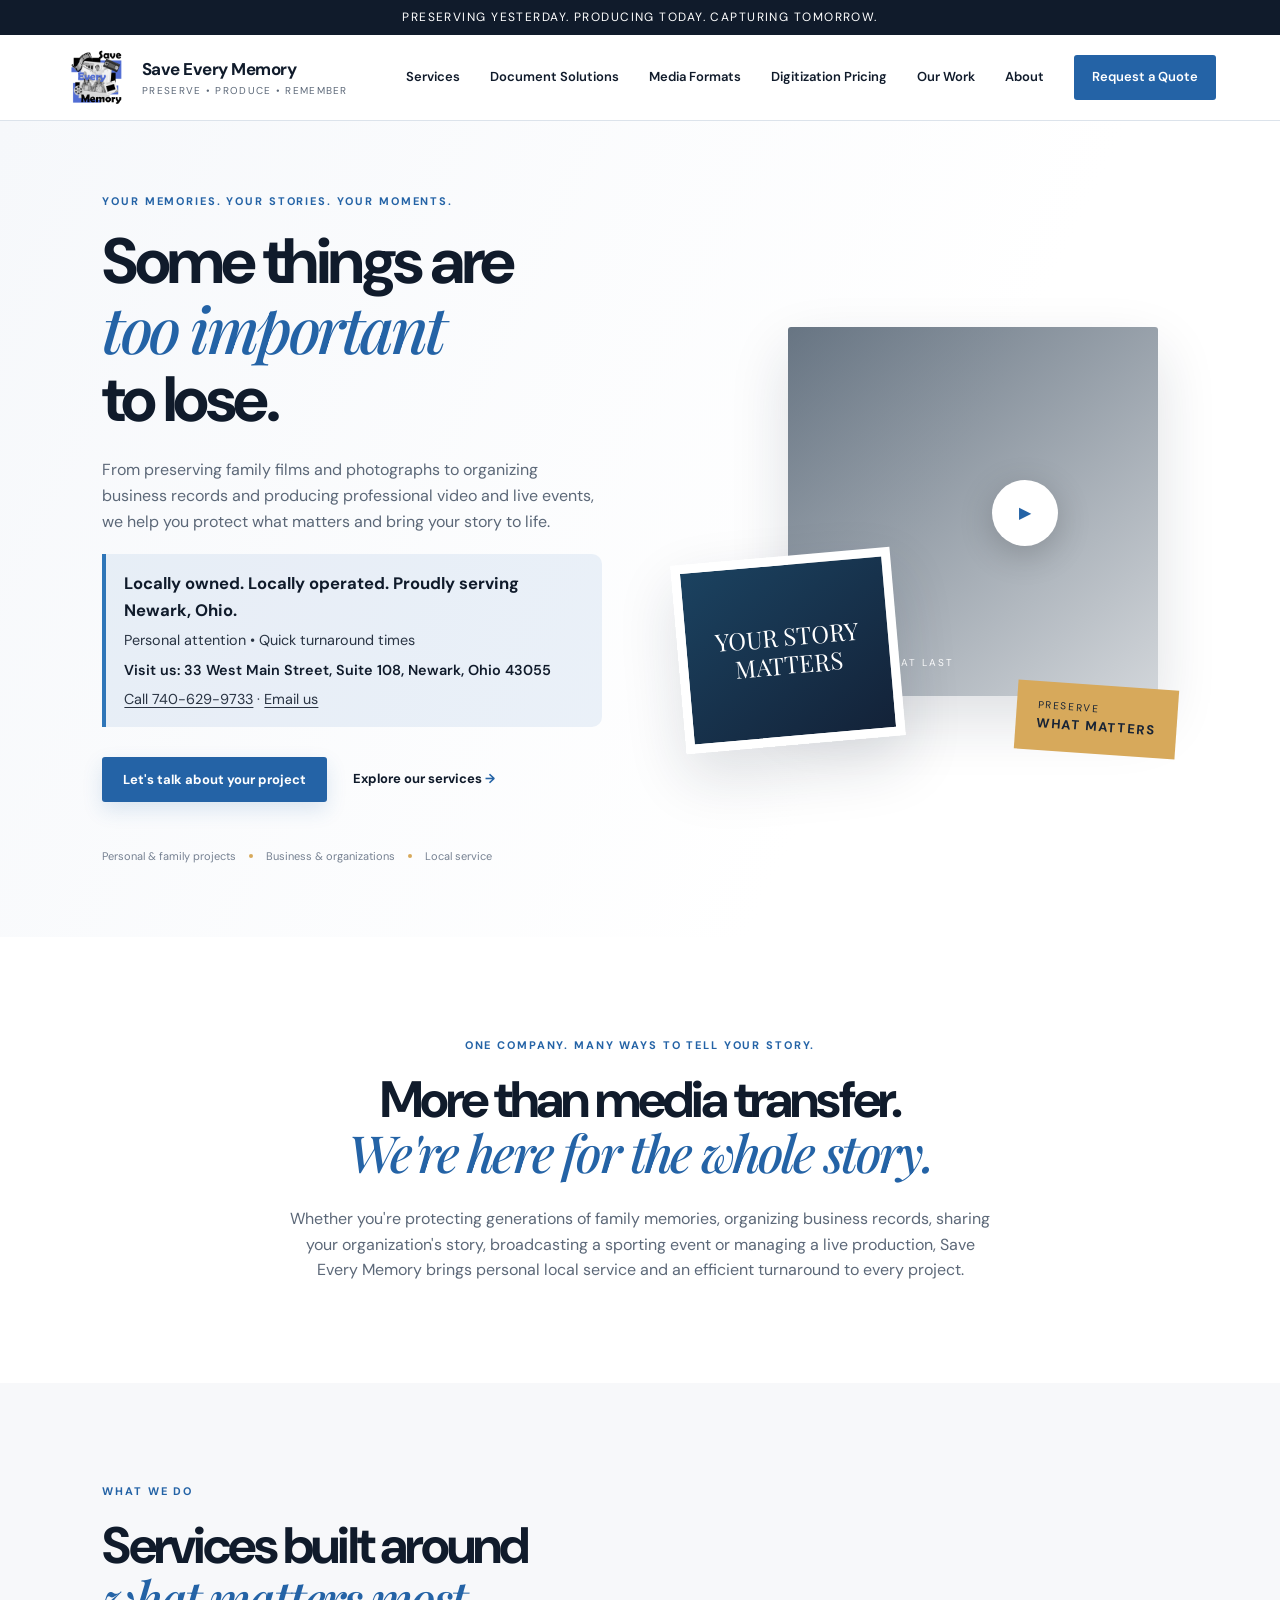
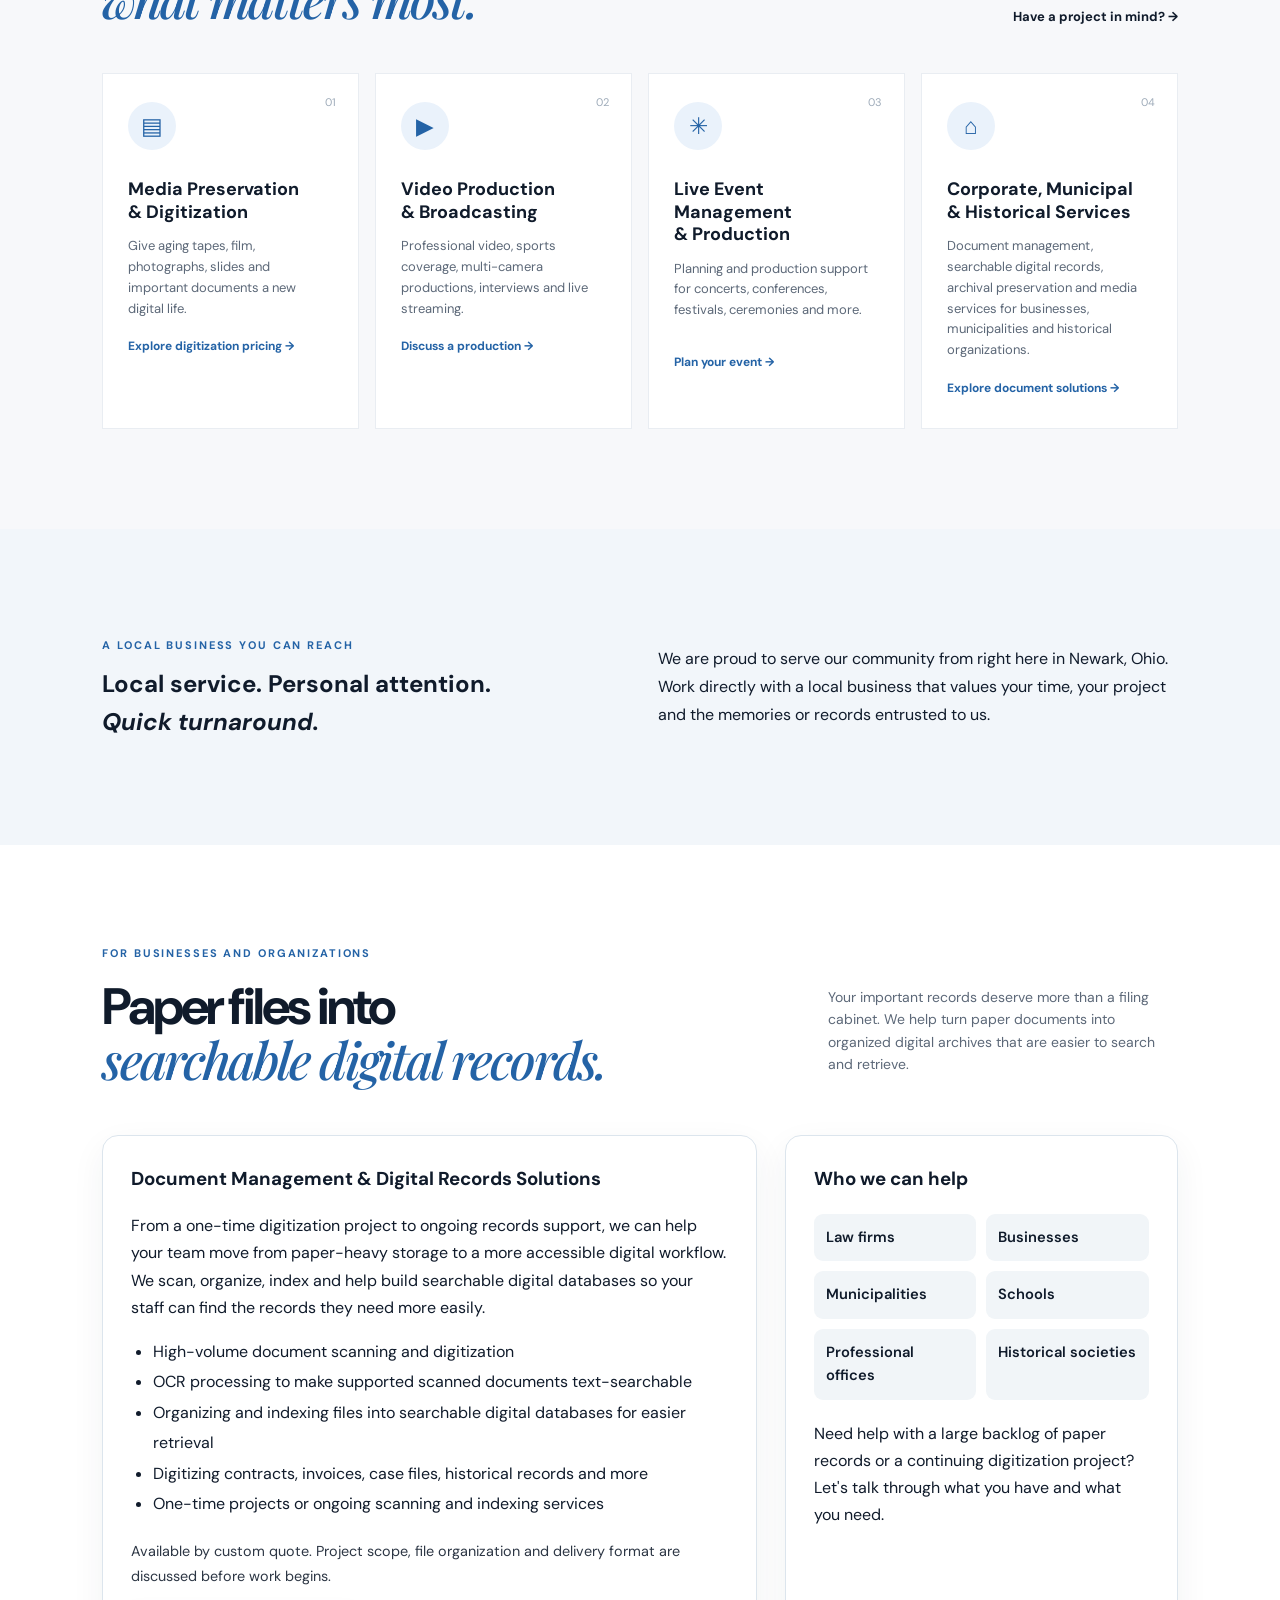
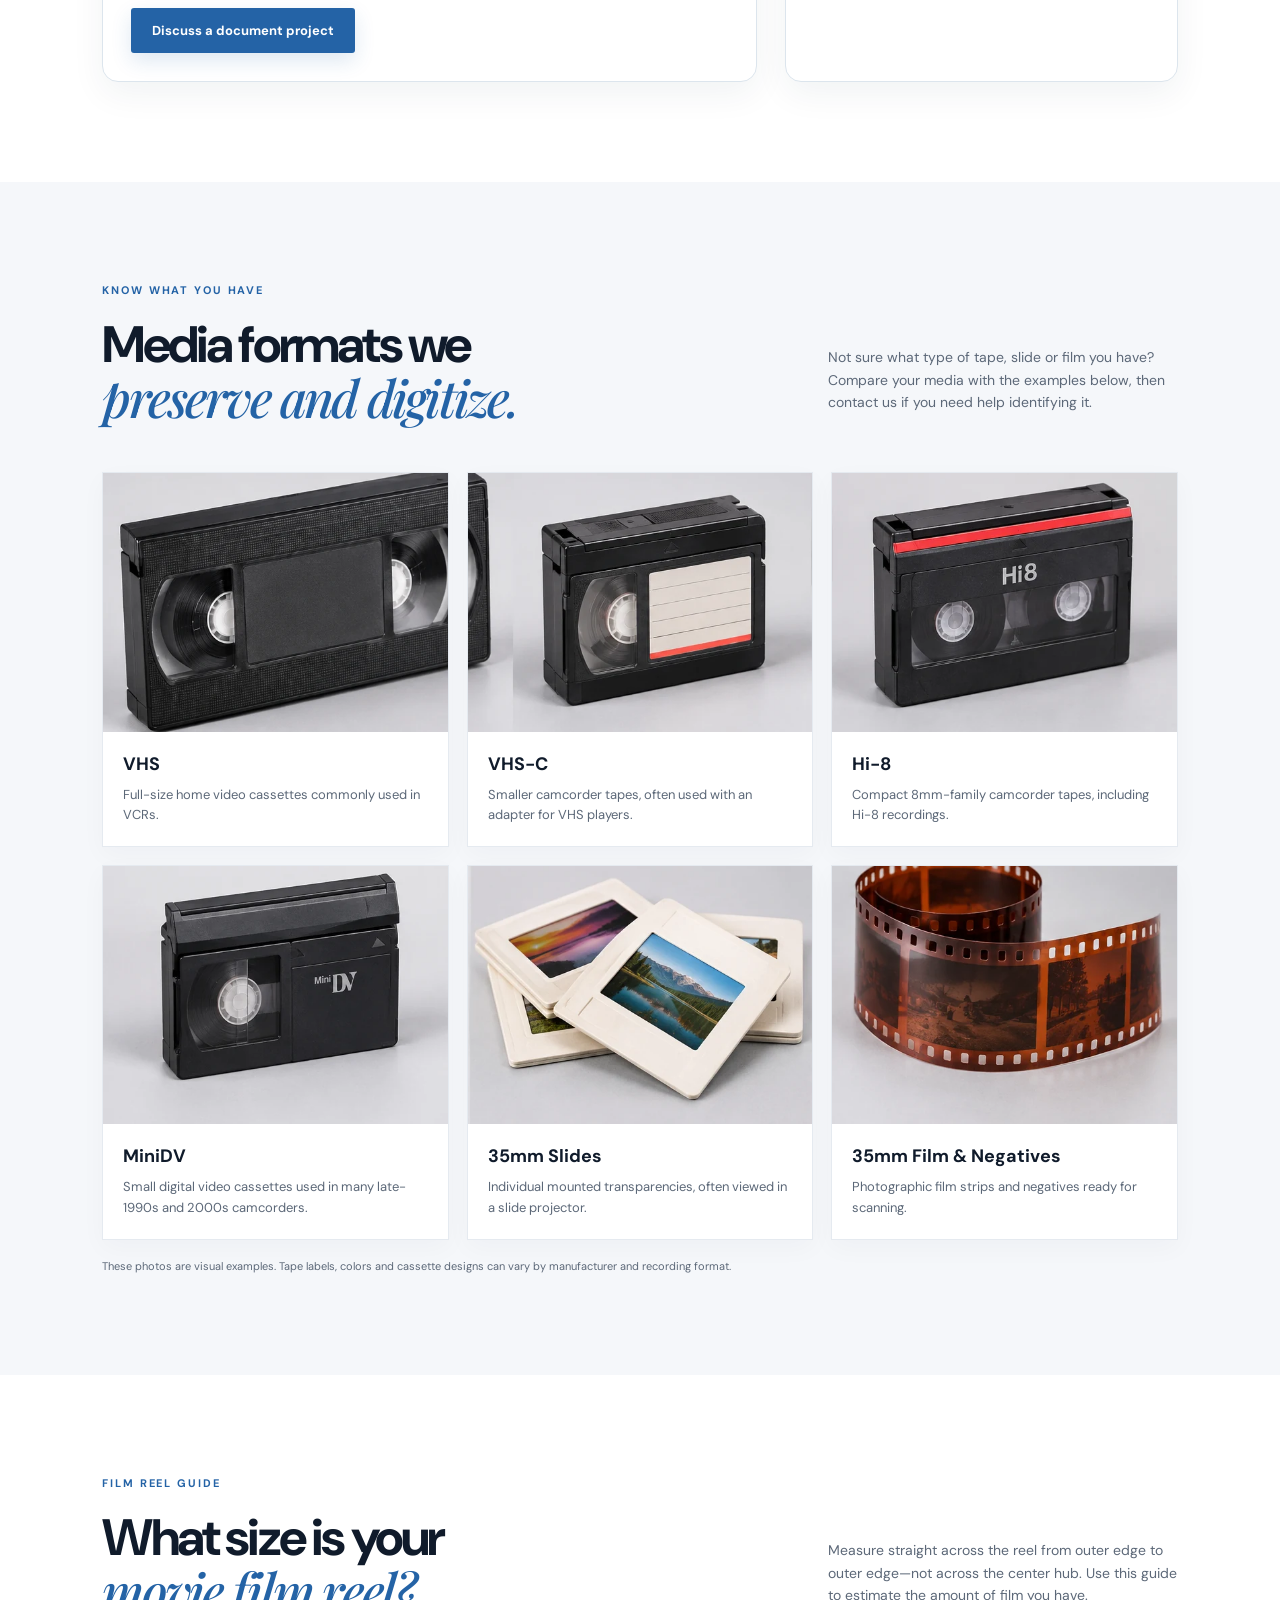
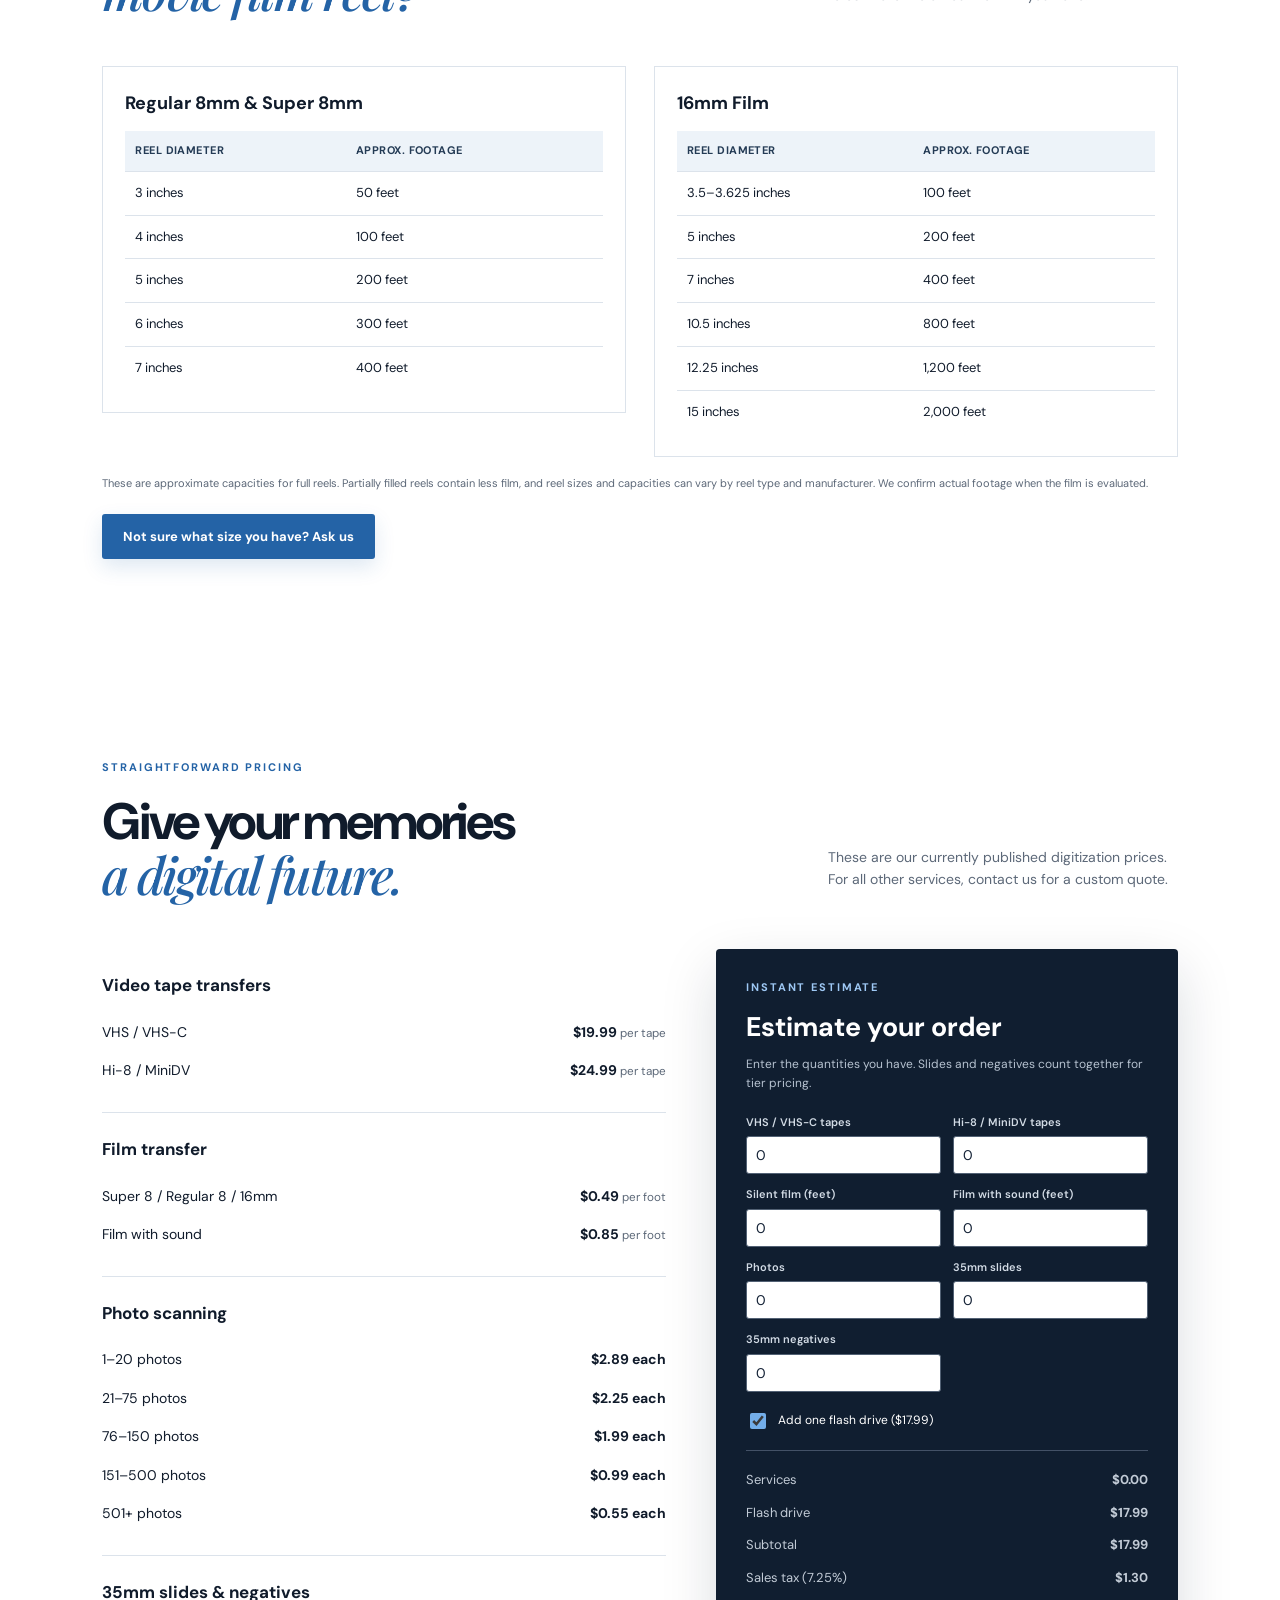
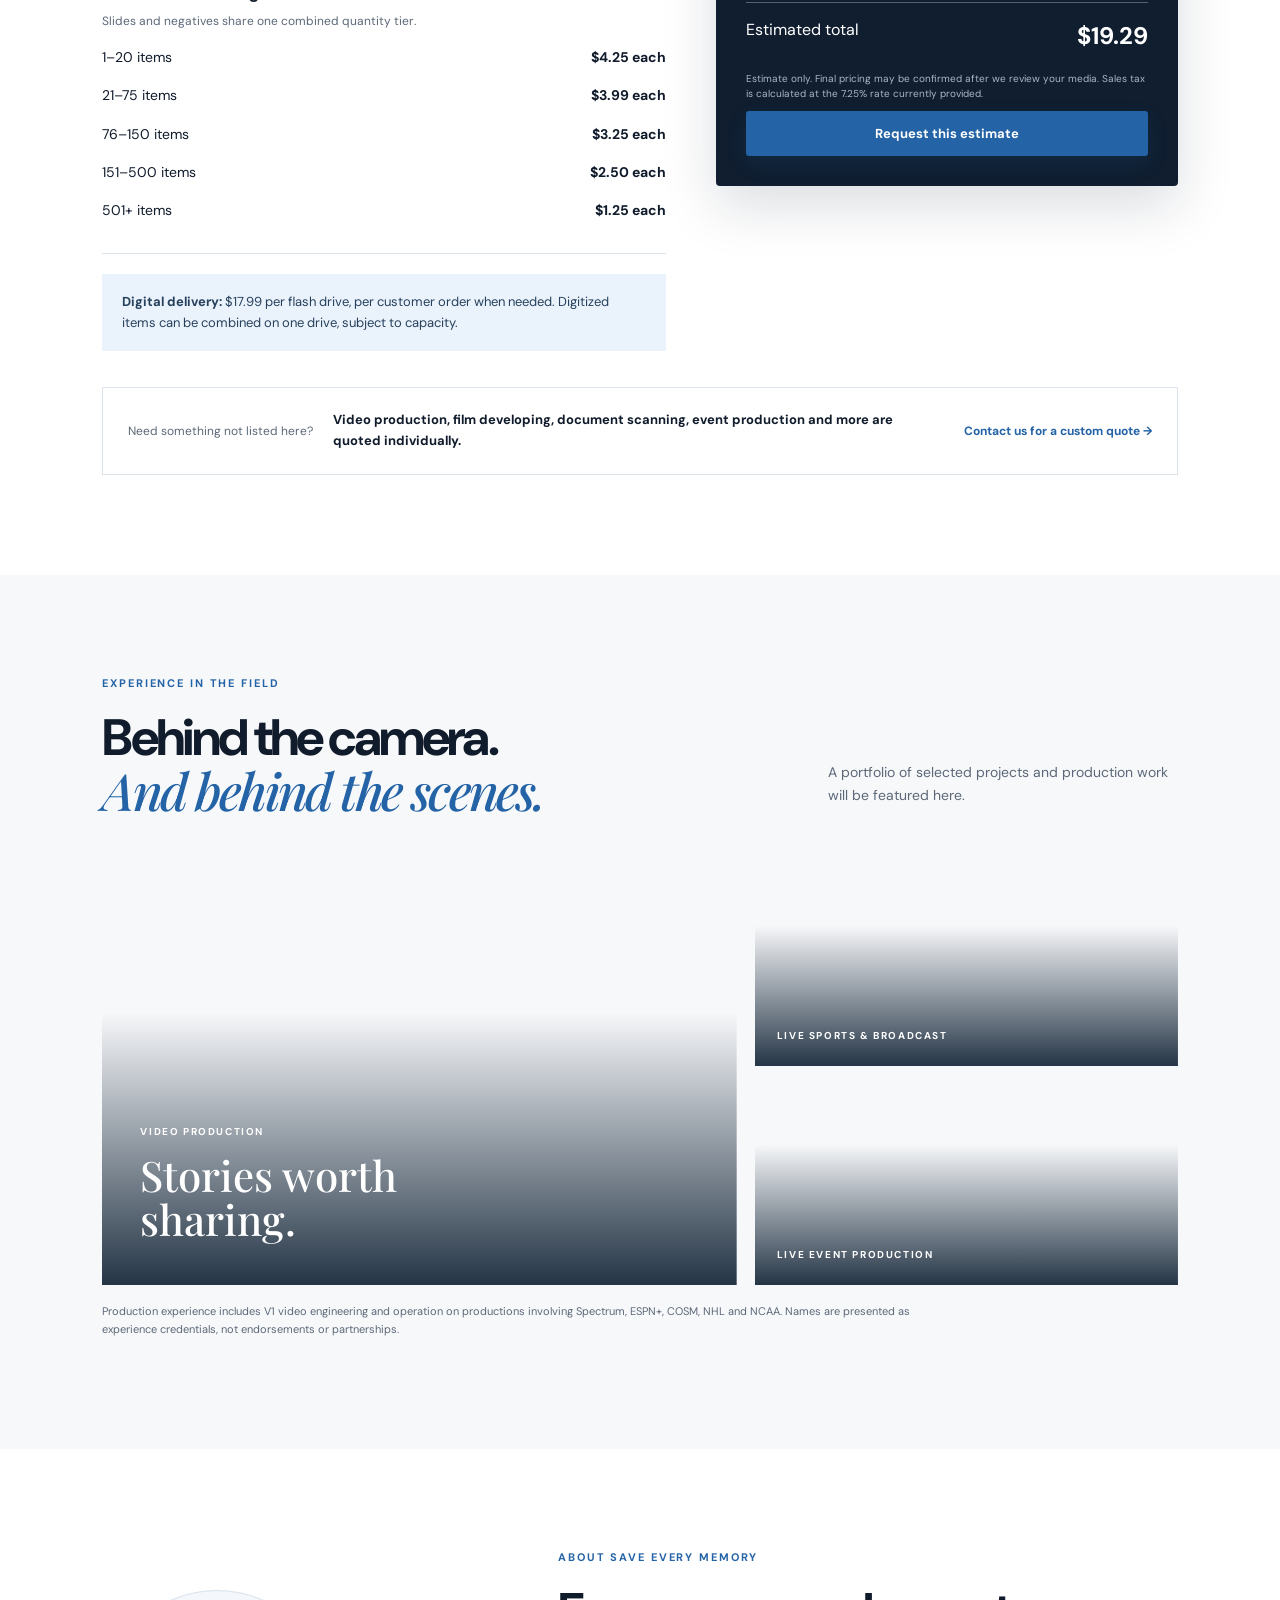
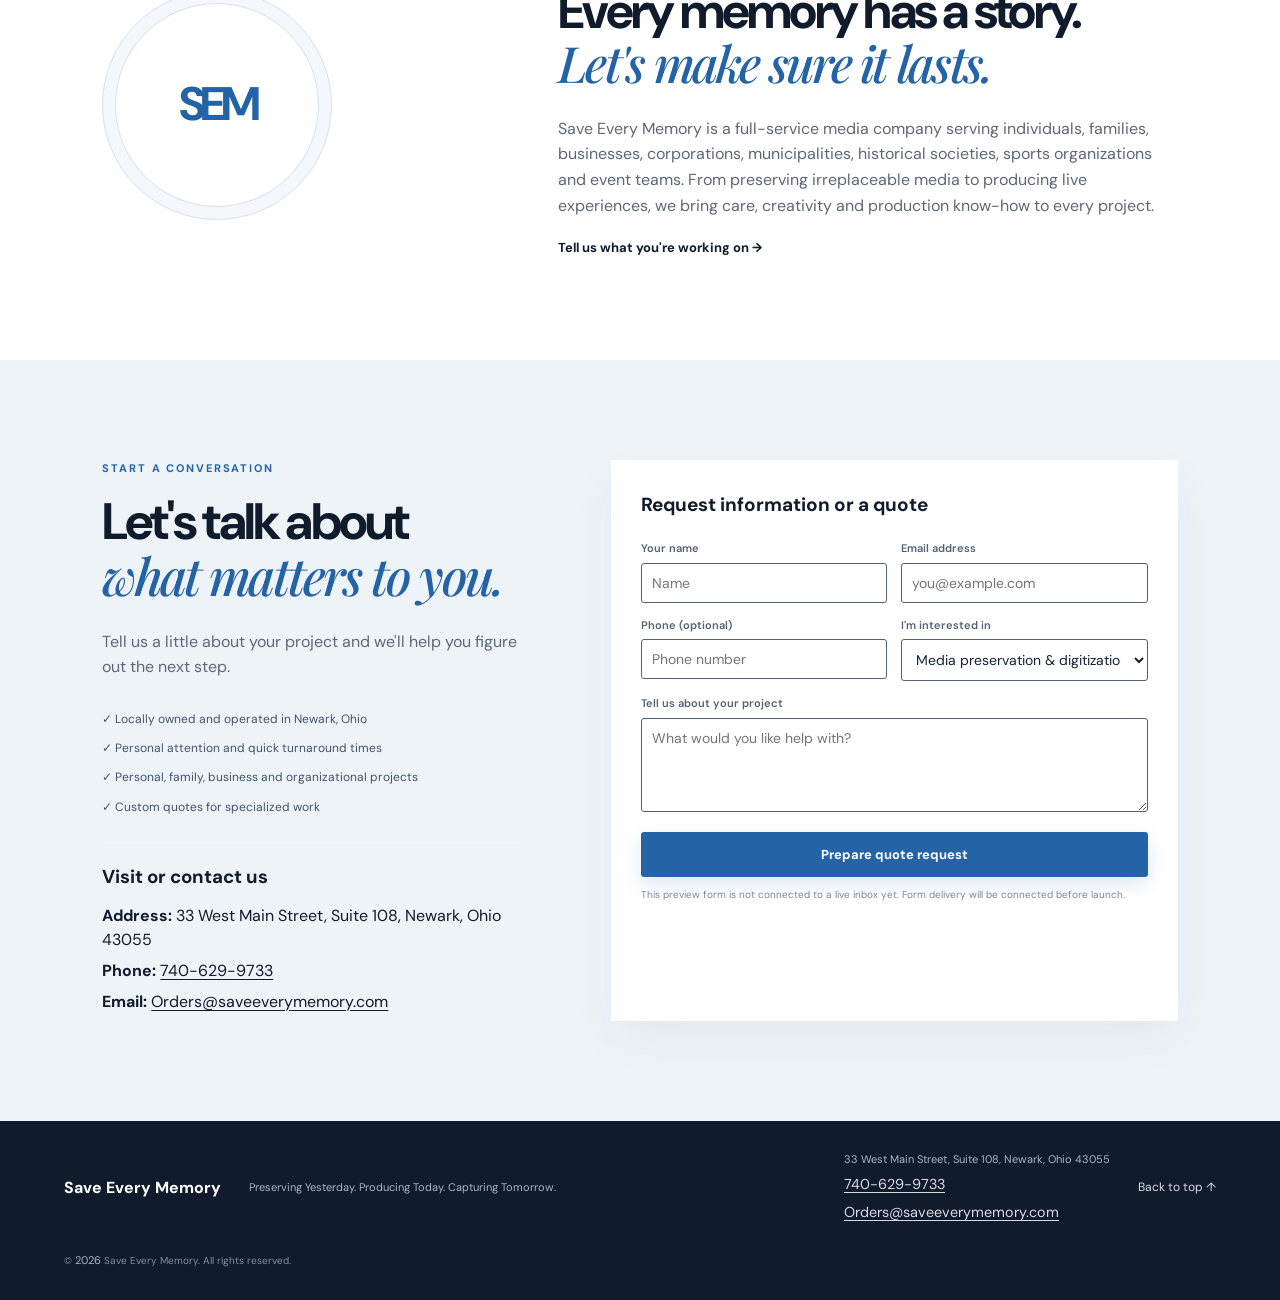
<file: index.html>
<!doctype html>
<html lang="en">
<head>
  <meta charset="utf-8">
  <meta name="viewport" content="width=device-width, initial-scale=1">
  <meta name="description" content="Save Every Memory is a local Newark, Ohio business providing media preservation, document digitization, video production and live event services with personal service and quick turnaround.">
  <title>Save Every Memory | Preserve. Produce. Remember.</title>
  <link rel="stylesheet" href="styles.css">

  <style>
    .local-promise{display:flex;flex-direction:column;gap:6px;margin:20px 0 4px;padding:16px 18px;border-left:4px solid #2e75b8;background:rgba(46,117,184,.09);border-radius:0 10px 10px 0}.local-promise strong{font-size:1.04rem}.local-promise span,.document-note{font-size:.9rem;opacity:.88}.local-promise .local-address{font-weight:600;opacity:1}.local-promise a{color:inherit;text-decoration:underline;text-underline-offset:3px}.local-band{display:grid;grid-template-columns:1fr 1fr;gap:36px;align-items:center;background:#f2f6fa}.local-band h2{margin:8px 0 0}.local-band>p{max-width:620px;line-height:1.75}.document-solutions{background:#fff}.document-layout{display:grid;grid-template-columns:1.25fr .75fr;gap:28px;margin-top:28px}.document-copy,.document-audience{padding:28px;border:1px solid #dce5ed;border-radius:16px;background:#fff;box-shadow:0 12px 34px rgba(20,45,70,.06)}.document-copy h3,.document-audience h3{margin-top:0}.document-copy p,.document-audience p{line-height:1.7}.document-copy ul{padding-left:22px;line-height:1.9}.document-note{margin:20px 0}.audience-grid{display:grid;grid-template-columns:1fr 1fr;gap:10px;margin:20px 0}.audience-grid span{padding:12px;border-radius:9px;background:#f1f5f8;font-weight:600;font-size:.92rem}.contact-details{margin-top:26px;padding-top:18px;border-top:1px solid rgba(255,255,255,.22)}.contact-details h3{margin:0 0 12px}.contact-details p{margin:7px 0;line-height:1.5}.contact-details a,.footer-contact a{color:inherit;text-decoration:underline;text-underline-offset:3px}.footer-contact{display:flex;flex-direction:column;gap:5px;font-size:.9rem}.footer-contact span{max-width:320px}@media(max-width:760px){.local-band,.document-layout{grid-template-columns:1fr}.document-copy,.document-audience{padding:21px}.audience-grid{grid-template-columns:1fr 1fr}}
  </style>

</head>
<body>
  <div class="announcement">Preserving Yesterday. Producing Today. Capturing Tomorrow.</div>
  <header class="site-header">
    <a class="brand" href="#home" aria-label="Save Every Memory home">
      <img class="brand-logo" src="save-every-memory-logo.png" alt="Save Every Memory logo">
      <span><strong>Save Every Memory</strong><small>Preserve • Produce • Remember</small></span>
    </a>
    <button class="menu-toggle" aria-label="Toggle navigation" aria-expanded="false">☰</button>
    <nav class="nav">
      <a href="#services">Services</a>
<a href="document-solutions.html">Document Solutions</a>
<a href="#formats">Media Formats</a>
<a href="#pricing">Digitization Pricing</a>
      <a href="#work">Our Work</a><a href="#about">About</a>
      <a class="nav-cta" href="#contact">Request a Quote</a>
    </nav>
  </header>

  <main>
    <section class="hero" id="home">
      <div class="hero-copy">
        <p class="eyebrow">Your memories. Your stories. Your moments.</p>
        <h1>Some things are<br><em>too important</em><br>to lose.</h1>
        <p class="hero-lede">From preserving family films and photographs to organizing business records and producing professional video and live events, we help you protect what matters and bring your story to life.</p>
        <div class="local-promise"><strong>Locally owned. Locally operated. Proudly serving Newark, Ohio.</strong><span>Personal attention • Quick turnaround times</span><span class="local-address">Visit us: 33 West Main Street, Suite 108, Newark, Ohio 43055</span><span><a href="tel:+17406299733">Call 740-629-9733</a> · <a href="mailto:Orders@saveeverymemory.com">Email us</a></span></div>
        <div class="hero-actions"><a class="button primary" href="#contact">Let's talk about your project</a><a class="text-link" href="#services">Explore our services <span>→</span></a></div>
        <div class="trust-line"><span>Personal & family projects</span><i></i><span>Business & organizations</span><i></i><span>Local service</span></div>
      </div>
      <div class="hero-art" aria-label="Memories and video production visual">
        <div class="photo photo-main"><div class="photo-label">MEMORIES THAT LAST</div></div>
        <div class="photo photo-small"><span>YOUR STORY<br>MATTERS</span></div>
        <div class="play-mark">▶</div>
        <div class="hero-stamp">PRESERVE<br><b>WHAT MATTERS</b></div>
      </div>
    </section>

    <section class="intro section-pad">
      <p class="eyebrow">One company. Many ways to tell your story.</p>
      <h2>More than media transfer.<br><em>We're here for the whole story.</em></h2>
      <p>Whether you're protecting generations of family memories, organizing business records, sharing your organization's story, broadcasting a sporting event or managing a live production, Save Every Memory brings personal local service and an efficient turnaround to every project.</p>
    </section>

    <section class="services section-pad" id="services">
      <div class="section-heading"><div><p class="eyebrow">What we do</p><h2>Services built around<br><em>what matters most.</em></h2></div><a class="text-link" href="#contact">Have a project in mind? →</a></div>
      <div class="service-grid">
        <article class="service-card"><div class="service-number">01</div><div class="service-icon">▤</div><h3>Media Preservation<br>& Digitization</h3><p>Give aging tapes, film, photographs, slides and important documents a new digital life.</p><a href="#pricing">Explore digitization pricing →</a></article>
        <article class="service-card"><div class="service-number">02</div><div class="service-icon">▶</div><h3>Video Production<br>& Broadcasting</h3><p>Professional video, sports coverage, multi-camera productions, interviews and live streaming.</p><a href="#contact">Discuss a production →</a></article>
        <article class="service-card"><div class="service-number">03</div><div class="service-icon">✳</div><h3>Live Event Management<br>& Production</h3><p>Planning and production support for concerts, conferences, festivals, ceremonies and more.</p><a href="#contact">Plan your event →</a></article>
        <article class="service-card"><div class="service-number">04</div><div class="service-icon">⌂</div><h3>Corporate, Municipal<br>& Historical Services</h3><p>Document management, searchable digital records, archival preservation and media services for businesses, municipalities and historical organizations.</p><a href="document-solutions.html">Explore document solutions →</a></article>
      </div>
    </section>


    <section class="local-band section-pad" aria-label="Why choose Save Every Memory">
      <div><span class="eyebrow">A local business you can reach</span><h2>Local service. Personal attention.<br><em>Quick turnaround.</em></h2></div>
      <p>We are proud to serve our community from right here in Newark, Ohio. Work directly with a local business that values your time, your project and the memories or records entrusted to us.</p>
    </section>

    <section class="document-solutions section-pad" id="document-solutions">
      <div class="section-heading"><div><p class="eyebrow">For businesses and organizations</p><h2>Paper files into<br><em>searchable digital records.</em></h2></div><p class="section-note">Your important records deserve more than a filing cabinet. We help turn paper documents into organized digital archives that are easier to search and retrieve.</p></div>
      <div class="document-layout">
        <div class="document-copy"><h3>Document Management & Digital Records Solutions</h3><p>From a one-time digitization project to ongoing records support, we can help your team move from paper-heavy storage to a more accessible digital workflow. We scan, organize, index and help build searchable digital databases so your staff can find the records they need more easily.</p><ul><li>High-volume document scanning and digitization</li><li>OCR processing to make supported scanned documents text-searchable</li><li>Organizing and indexing files into searchable digital databases for easier retrieval</li><li>Digitizing contracts, invoices, case files, historical records and more</li><li>One-time projects or ongoing scanning and indexing services</li></ul><p class="document-note">Available by custom quote. Project scope, file organization and delivery format are discussed before work begins.</p><a class="button primary" href="#contact">Discuss a document project</a></div>
        <div class="document-audience"><h3>Who we can help</h3><div class="audience-grid"><span>Law firms</span><span>Businesses</span><span>Municipalities</span><span>Schools</span><span>Professional offices</span><span>Historical societies</span></div><p>Need help with a large backlog of paper records or a continuing digitization project? Let's talk through what you have and what you need.</p></div>
      </div>
    </section>

    <section class="formats section-pad" id="formats">
      <div class="section-heading"><div><p class="eyebrow">Know what you have</p><h2>Media formats we<br><em>preserve and digitize.</em></h2></div><p class="section-note">Not sure what type of tape, slide or film you have? Compare your media with the examples below, then contact us if you need help identifying it.</p></div>
      <div class="format-grid">
        <article class="format-card"><img src="vhs.webp" alt="VHS videocassette tape"><div><h3>VHS</h3><p>Full-size home video cassettes commonly used in VCRs.</p></div></article>
        <article class="format-card"><img src="vhsc.webp" alt="Compact VHS-C camcorder cassette"><div><h3>VHS-C</h3><p>Smaller camcorder tapes, often used with an adapter for VHS players.</p></div></article>
        <article class="format-card"><img src="hi8.webp" alt="Hi-8 camcorder cassette"><div><h3>Hi-8</h3><p>Compact 8mm-family camcorder tapes, including Hi-8 recordings.</p></div></article>
        <article class="format-card"><img src="minidv.webp" alt="MiniDV digital camcorder cassette"><div><h3>MiniDV</h3><p>Small digital video cassettes used in many late-1990s and 2000s camcorders.</p></div></article>
        <article class="format-card"><img src="slides.webp" alt="35mm photographic slides in slide mounts"><div><h3>35mm Slides</h3><p>Individual mounted transparencies, often viewed in a slide projector.</p></div></article>
        <article class="format-card"><img src="film-negatives.webp" alt="35mm photographic film negatives"><div><h3>35mm Film & Negatives</h3><p>Photographic film strips and negatives ready for scanning.</p></div></article>
      </div>
      <p class="format-note">These photos are visual examples. Tape labels, colors and cassette designs can vary by manufacturer and recording format.</p>
    </section>

    <section class="reel-guide section-pad" id="reel-guide">
      <div class="section-heading"><div><p class="eyebrow">Film reel guide</p><h2>What size is your<br><em>movie film reel?</em></h2></div><p class="section-note">Measure straight across the reel from outer edge to outer edge—not across the center hub. Use this guide to estimate the amount of film you have.</p></div>
      <div class="reel-guide-layout">
        <div class="reel-table-wrap">
          <h3>Regular 8mm & Super 8mm</h3>
          <table class="reel-table"><thead><tr><th>Reel diameter</th><th>Approx. footage</th></tr></thead><tbody>
            <tr><td>3 inches</td><td>50 feet</td></tr><tr><td>4 inches</td><td>100 feet</td></tr><tr><td>5 inches</td><td>200 feet</td></tr><tr><td>6 inches</td><td>300 feet</td></tr><tr><td>7 inches</td><td>400 feet</td></tr>
          </tbody></table>
        </div>
        <div class="reel-table-wrap">
          <h3>16mm Film</h3>
          <table class="reel-table"><thead><tr><th>Reel diameter</th><th>Approx. footage</th></tr></thead><tbody>
            <tr><td>3.5–3.625 inches</td><td>100 feet</td></tr><tr><td>5 inches</td><td>200 feet</td></tr><tr><td>7 inches</td><td>400 feet</td></tr><tr><td>10.5 inches</td><td>800 feet</td></tr><tr><td>12.25 inches</td><td>1,200 feet</td></tr><tr><td>15 inches</td><td>2,000 feet</td></tr>
          </tbody></table>
        </div>
      </div>
      <p class="reel-footnote">These are approximate capacities for full reels. Partially filled reels contain less film, and reel sizes and capacities can vary by reel type and manufacturer. We confirm actual footage when the film is evaluated.</p>
      <a class="button primary" href="#contact">Not sure what size you have? Ask us</a>
    </section>

    <section class="pricing section-pad" id="pricing">
      <div class="section-heading"><div><p class="eyebrow">Straightforward pricing</p><h2>Give your memories<br><em>a digital future.</em></h2></div><p class="section-note">These are our currently published digitization prices. For all other services, contact us for a custom quote.</p></div>
      <div class="price-layout">
        <div class="price-tables">
          <div class="price-group"><h3>Video tape transfers</h3><div class="price-row"><span>VHS / VHS-C</span><b>$19.99 <small>per tape</small></b></div><div class="price-row"><span>Hi-8 / MiniDV</span><b>$24.99 <small>per tape</small></b></div></div>
          <div class="price-group"><h3>Film transfer</h3><div class="price-row"><span>Super 8 / Regular 8 / 16mm</span><b>$0.49 <small>per foot</small></b></div><div class="price-row"><span>Film with sound</span><b>$0.85 <small>per foot</small></b></div></div>
          <div class="price-group"><h3>Photo scanning</h3><div class="tier-row"><span>1–20 photos</span><b>$2.89 each</b></div><div class="tier-row"><span>21–75 photos</span><b>$2.25 each</b></div><div class="tier-row"><span>76–150 photos</span><b>$1.99 each</b></div><div class="tier-row"><span>151–500 photos</span><b>$0.99 each</b></div><div class="tier-row"><span>501+ photos</span><b>$0.55 each</b></div></div>
          <div class="price-group"><h3>35mm slides & negatives</h3><p class="small-note">Slides and negatives share one combined quantity tier.</p><div class="tier-row"><span>1–20 items</span><b>$4.25 each</b></div><div class="tier-row"><span>21–75 items</span><b>$3.99 each</b></div><div class="tier-row"><span>76–150 items</span><b>$3.25 each</b></div><div class="tier-row"><span>151–500 items</span><b>$2.50 each</b></div><div class="tier-row"><span>501+ items</span><b>$1.25 each</b></div></div>
          <div class="drive-note"><strong>Digital delivery:</strong> $17.99 per flash drive, per customer order when needed. Digitized items can be combined on one drive, subject to capacity.</div>
        </div>
        <aside class="calculator">
          <div class="calc-top"><p class="eyebrow">Instant estimate</p><h3>Estimate your order</h3><p>Enter the quantities you have. Slides and negatives count together for tier pricing.</p></div>
          <div class="calc-fields">
            <label>VHS / VHS-C tapes<input type="number" min="0" step="1" value="0" id="vhs"></label>
            <label>Hi-8 / MiniDV tapes<input type="number" min="0" step="1" value="0" id="hi8"></label>
            <label>Silent film (feet)<input type="number" min="0" step="1" value="0" id="silent"></label>
            <label>Film with sound (feet)<input type="number" min="0" step="1" value="0" id="sound"></label>
            <label>Photos<input type="number" min="0" step="1" value="0" id="photos"></label>
            <label>35mm slides<input type="number" min="0" step="1" value="0" id="slides"></label>
            <label>35mm negatives<input type="number" min="0" step="1" value="0" id="negatives"></label>
          </div>
          <label class="check-line"><input type="checkbox" id="drive" checked> Add one flash drive ($17.99)</label>
          <div class="calc-breakdown"><div><span>Services</span><b id="servicesTotal">$0.00</b></div><div><span>Flash drive</span><b id="driveTotal">$17.99</b></div><div><span>Subtotal</span><b id="subtotal">$17.99</b></div><div><span>Sales tax (7.25%)</span><b id="tax">$1.30</b></div><div class="grand-total"><span>Estimated total</span><b id="total">$19.29</b></div></div>
          <p class="calc-disclaimer">Estimate only. Final pricing may be confirmed after we review your media. Sales tax is calculated at the 7.25% rate currently provided.</p>
          <a class="button primary full" href="#contact">Request this estimate</a>
        </aside>
      </div>
      <div class="custom-quote"><span>Need something not listed here?</span><strong>Video production, film developing, document scanning, event production and more are quoted individually.</strong><a href="#contact">Contact us for a custom quote →</a></div>
    </section>

    <section class="work section-pad" id="work">
      <div class="section-heading"><div><p class="eyebrow">Experience in the field</p><h2>Behind the camera.<br><em>And behind the scenes.</em></h2></div><p class="section-note">A portfolio of selected projects and production work will be featured here.</p></div>
      <div class="work-grid"><div class="work-feature"><div class="work-overlay"><span>VIDEO PRODUCTION</span><h3>Stories worth<br>sharing.</h3></div></div><div class="work-side"><div class="work-tile sports"><span>LIVE SPORTS & BROADCAST</span></div><div class="work-tile events"><span>LIVE EVENT PRODUCTION</span></div></div></div>
      <p class="experience-note">Production experience includes V1 video engineering and operation on productions involving Spectrum, ESPN+, COSM, NHL and NCAA. Names are presented as experience credentials, not endorsements or partnerships.</p>
    </section>

    <section class="about section-pad" id="about"><div class="about-mark">SEM</div><div><p class="eyebrow">About Save Every Memory</p><h2>Every memory has a story.<br><em>Let's make sure it lasts.</em></h2><p>Save Every Memory is a full-service media company serving individuals, families, businesses, corporations, municipalities, historical societies, sports organizations and event teams. From preserving irreplaceable media to producing live experiences, we bring care, creativity and production know-how to every project.</p><a class="text-link" href="#contact">Tell us what you're working on →</a></div></section>

    <section class="contact section-pad" id="contact"><div class="contact-copy"><p class="eyebrow">Start a conversation</p><h2>Let's talk about<br><em>what matters to you.</em></h2><p>Tell us a little about your project and we'll help you figure out the next step.</p><div class="contact-points"><span>✓ Locally owned and operated in Newark, Ohio</span><span>✓ Personal attention and quick turnaround times</span><span>✓ Personal, family, business and organizational projects</span><span>✓ Custom quotes for specialized work</span></div>
        <div class="contact-details"><h3>Visit or contact us</h3><p><strong>Address:</strong> 33 West Main Street, Suite 108, Newark, Ohio 43055</p><p><strong>Phone:</strong> <a href="tel:+17406299733">740-629-9733</a></p><p><strong>Email:</strong> <a href="mailto:Orders@saveeverymemory.com">Orders@saveeverymemory.com</a></p></div></div>
      <form class="contact-form" id="quoteForm"><div class="form-heading">Request information or a quote</div><div class="form-grid"><label>Your name<input required name="name" placeholder="Name"></label><label>Email address<input required type="email" name="email" placeholder="you@example.com"></label><label>Phone (optional)<input name="phone" placeholder="Phone number"></label><label>I'm interested in<select name="interest"><option>Media preservation & digitization</option><option>Video production & broadcasting</option><option>Live event management & production</option><option>Corporate, municipal & historical services</option><option>Document management & digital records</option><option>Other / not sure yet</option></select></label><label class="wide">Tell us about your project<textarea required name="message" rows="4" placeholder="What would you like help with?"></textarea></label></div><button class="button primary full" type="submit">Prepare quote request</button><p class="form-hint">This preview form is not connected to a live inbox yet. Form delivery will be connected before launch.</p><div id="formStatus" role="status"></div></form>
    </section>
  </main>
  <footer><a class="footer-brand" href="#home">Save Every Memory</a><span>Preserving Yesterday. Producing Today. Capturing Tomorrow.</span><div class="footer-contact"><span>33 West Main Street, Suite 108, Newark, Ohio 43055</span><a href="tel:+17406299733">740-629-9733</a><a href="mailto:Orders@saveeverymemory.com">Orders@saveeverymemory.com</a></div><a href="#home">Back to top ↑</a><small>© <span id="year"></span> Save Every Memory. All rights reserved.</small></footer>
  <script src="script.js"></script>
</body>
</html>
</file>
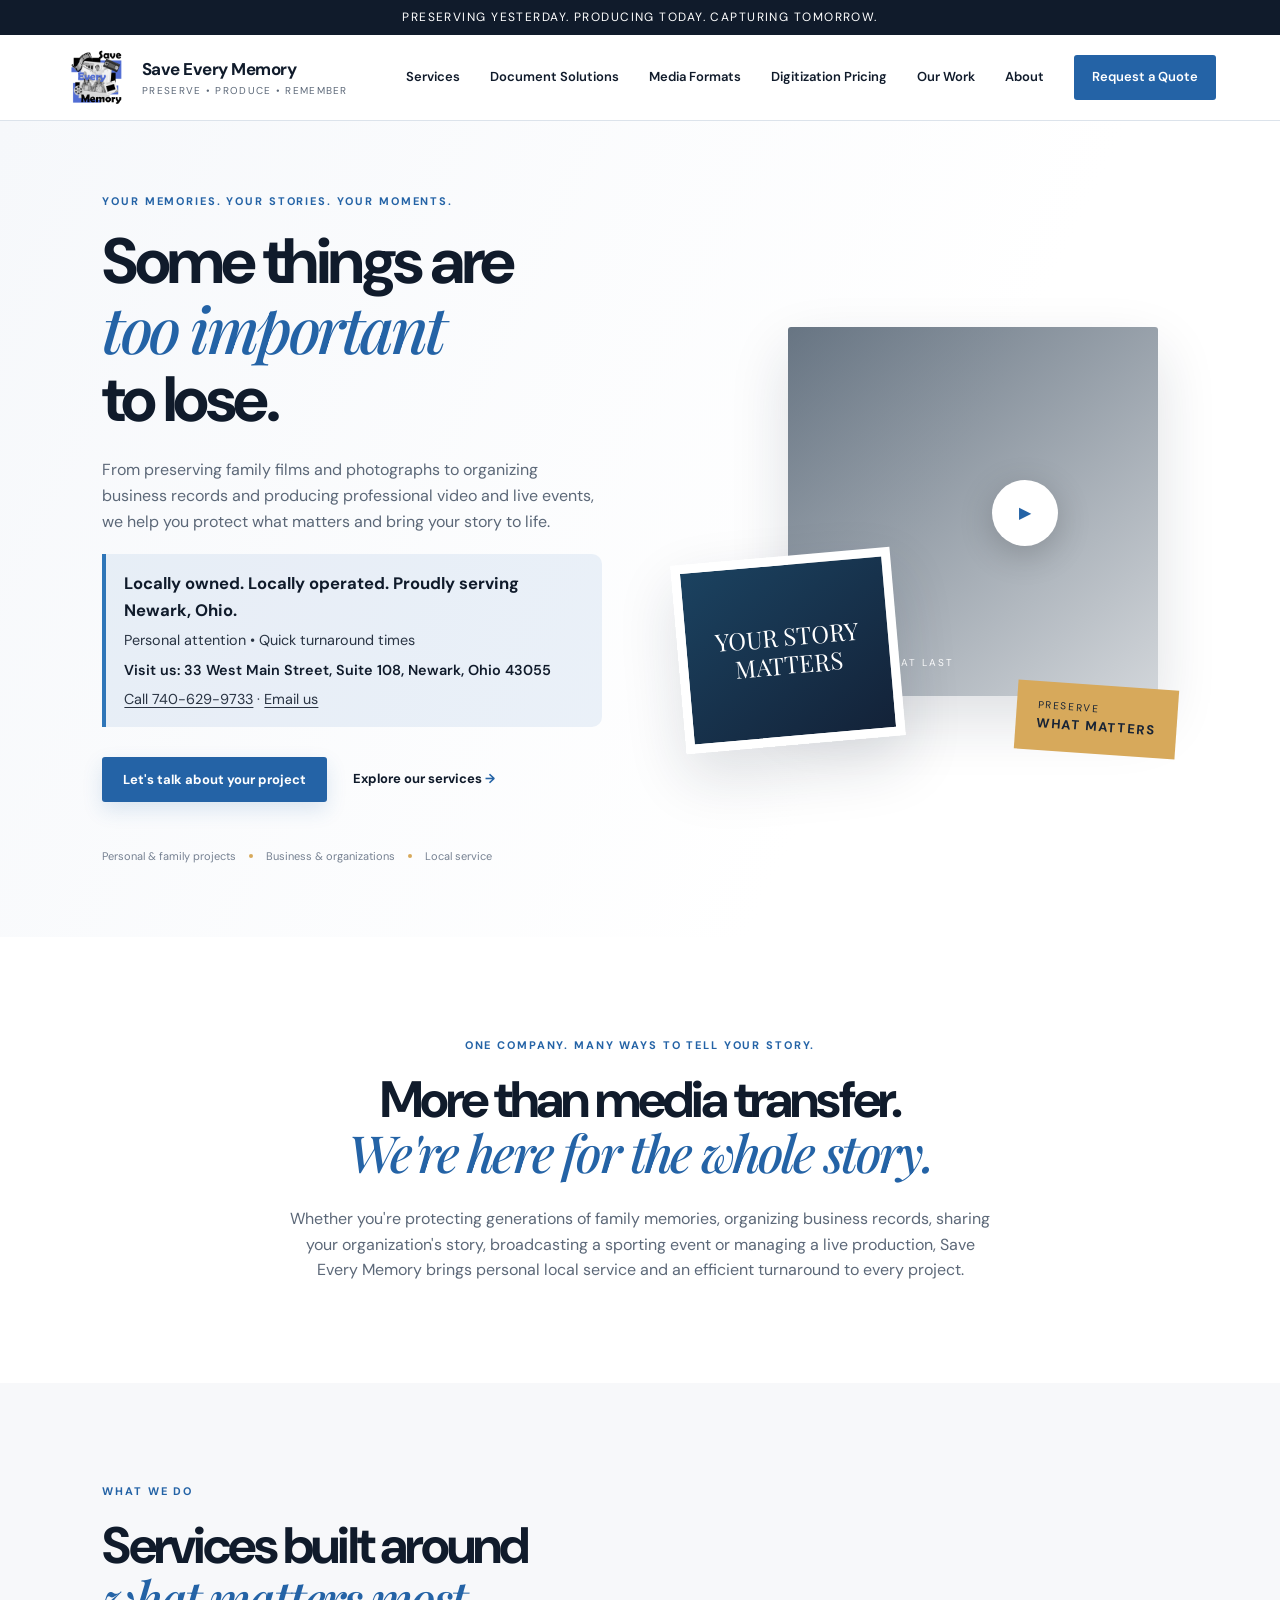
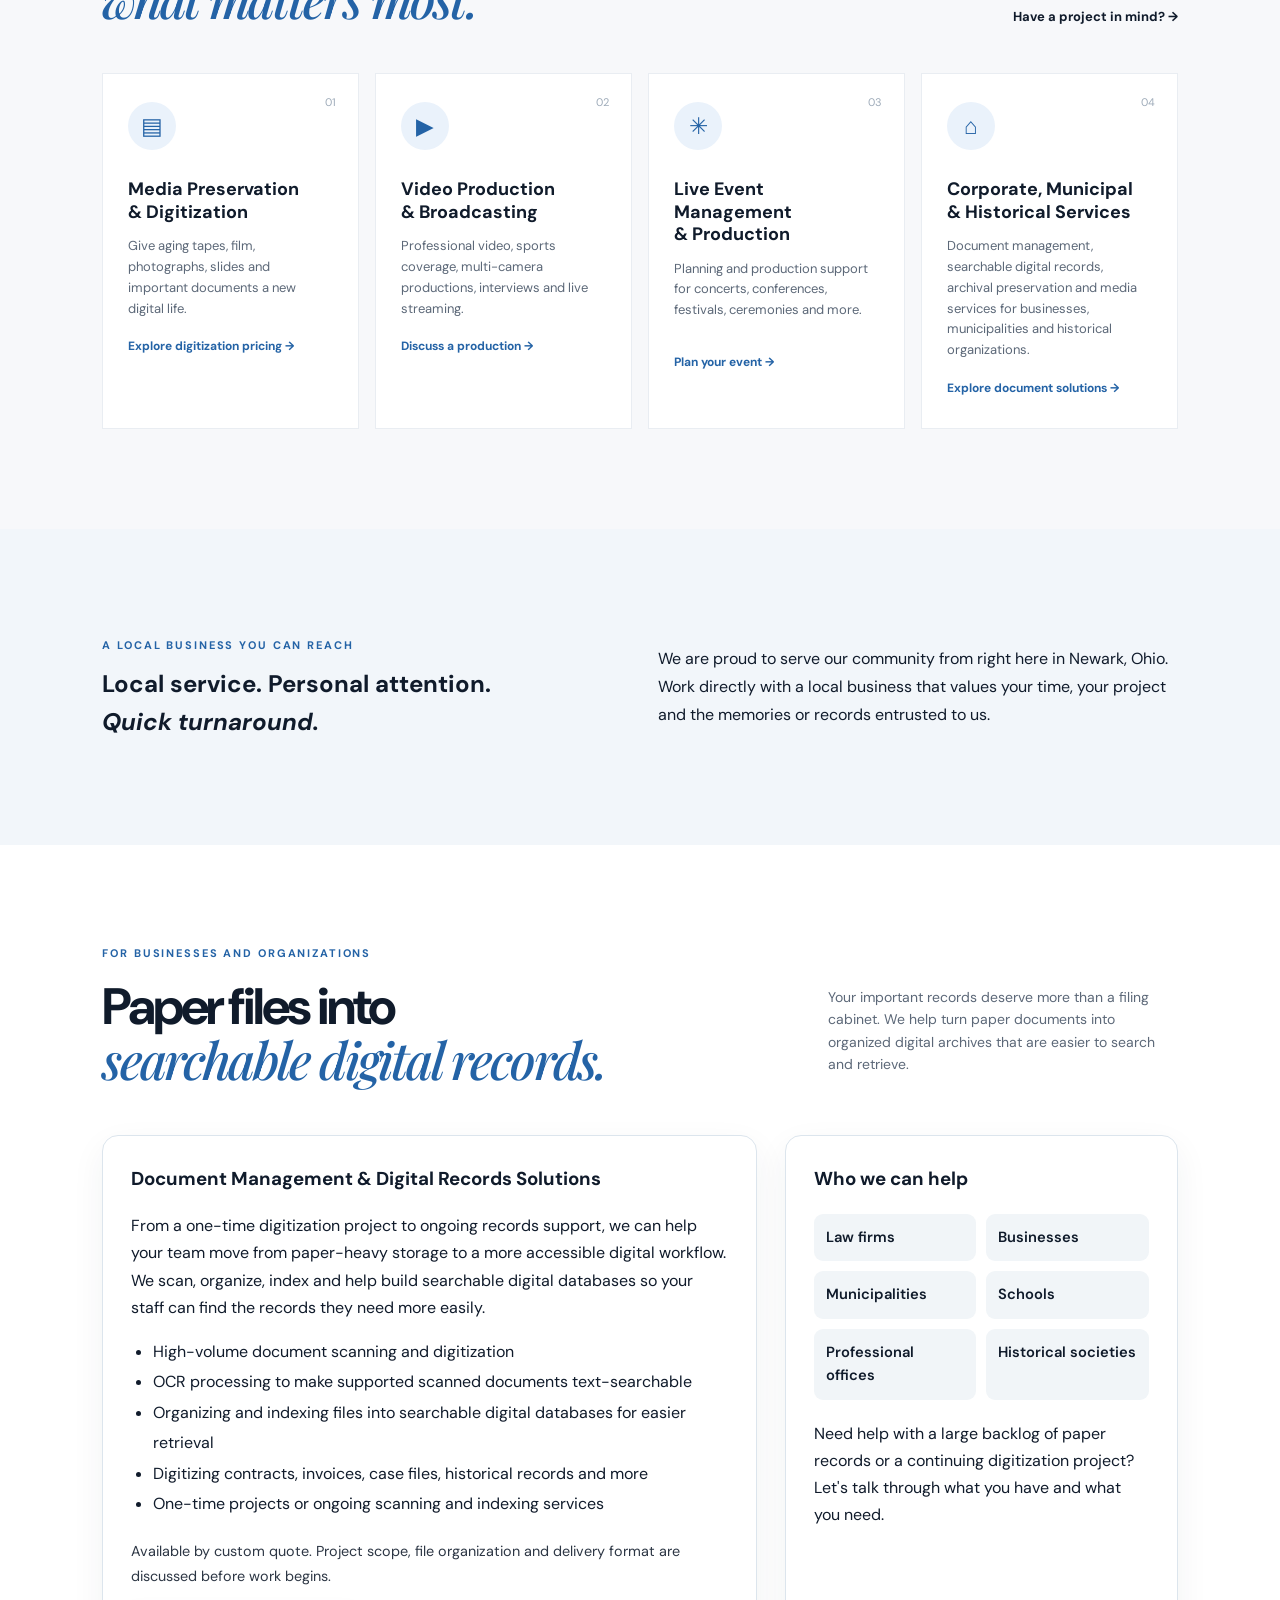
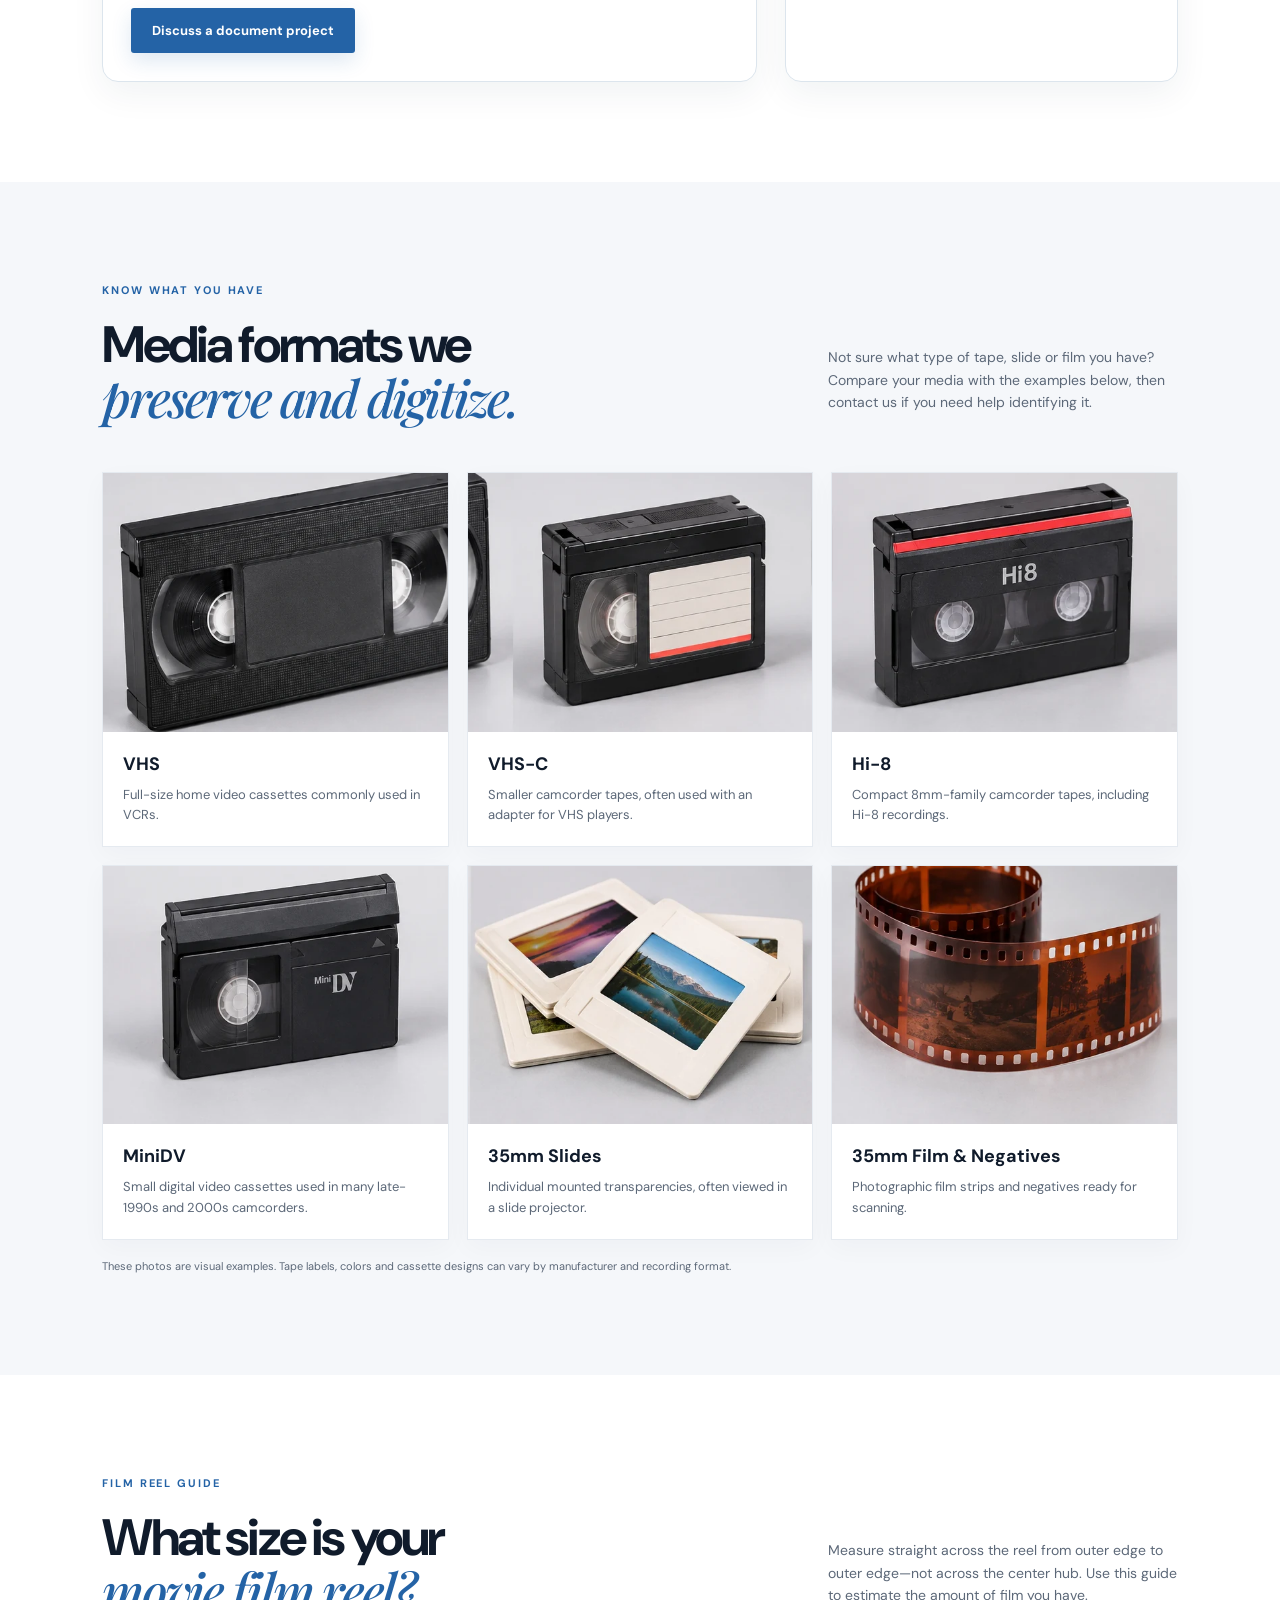
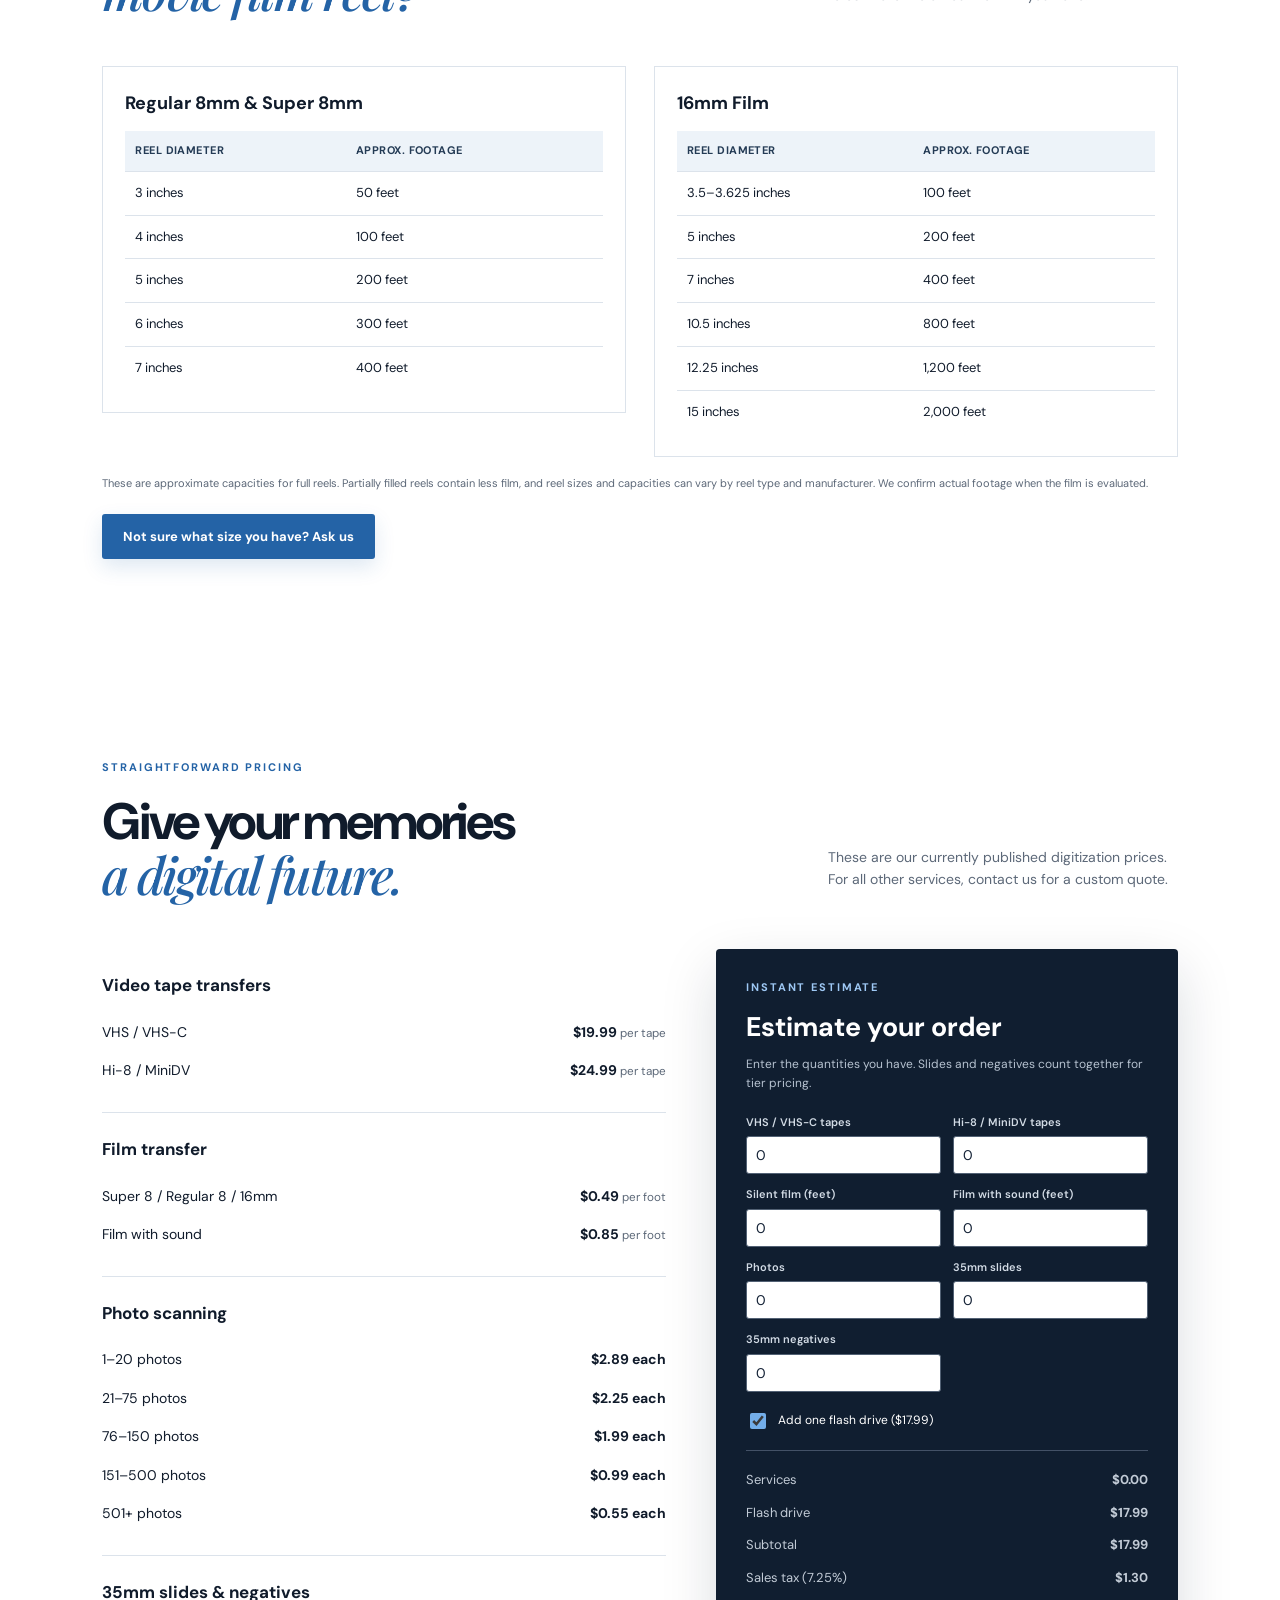
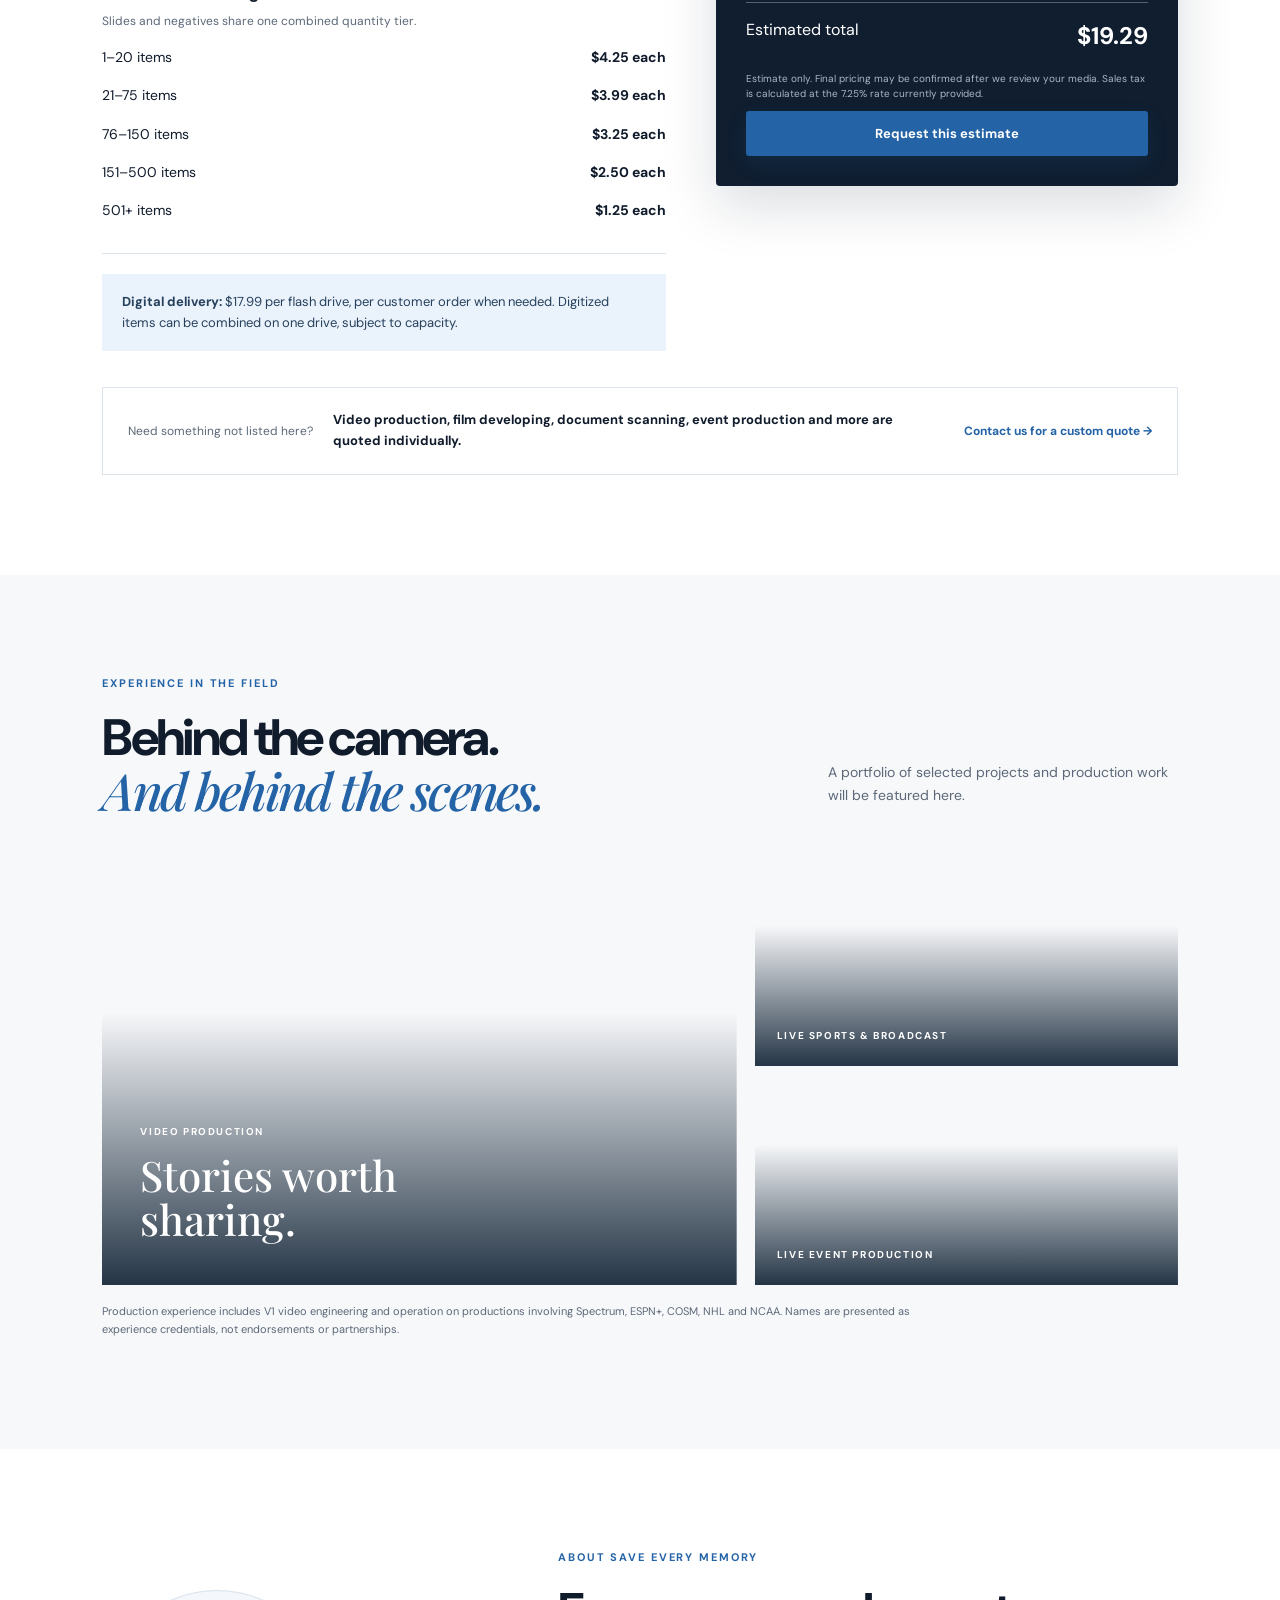
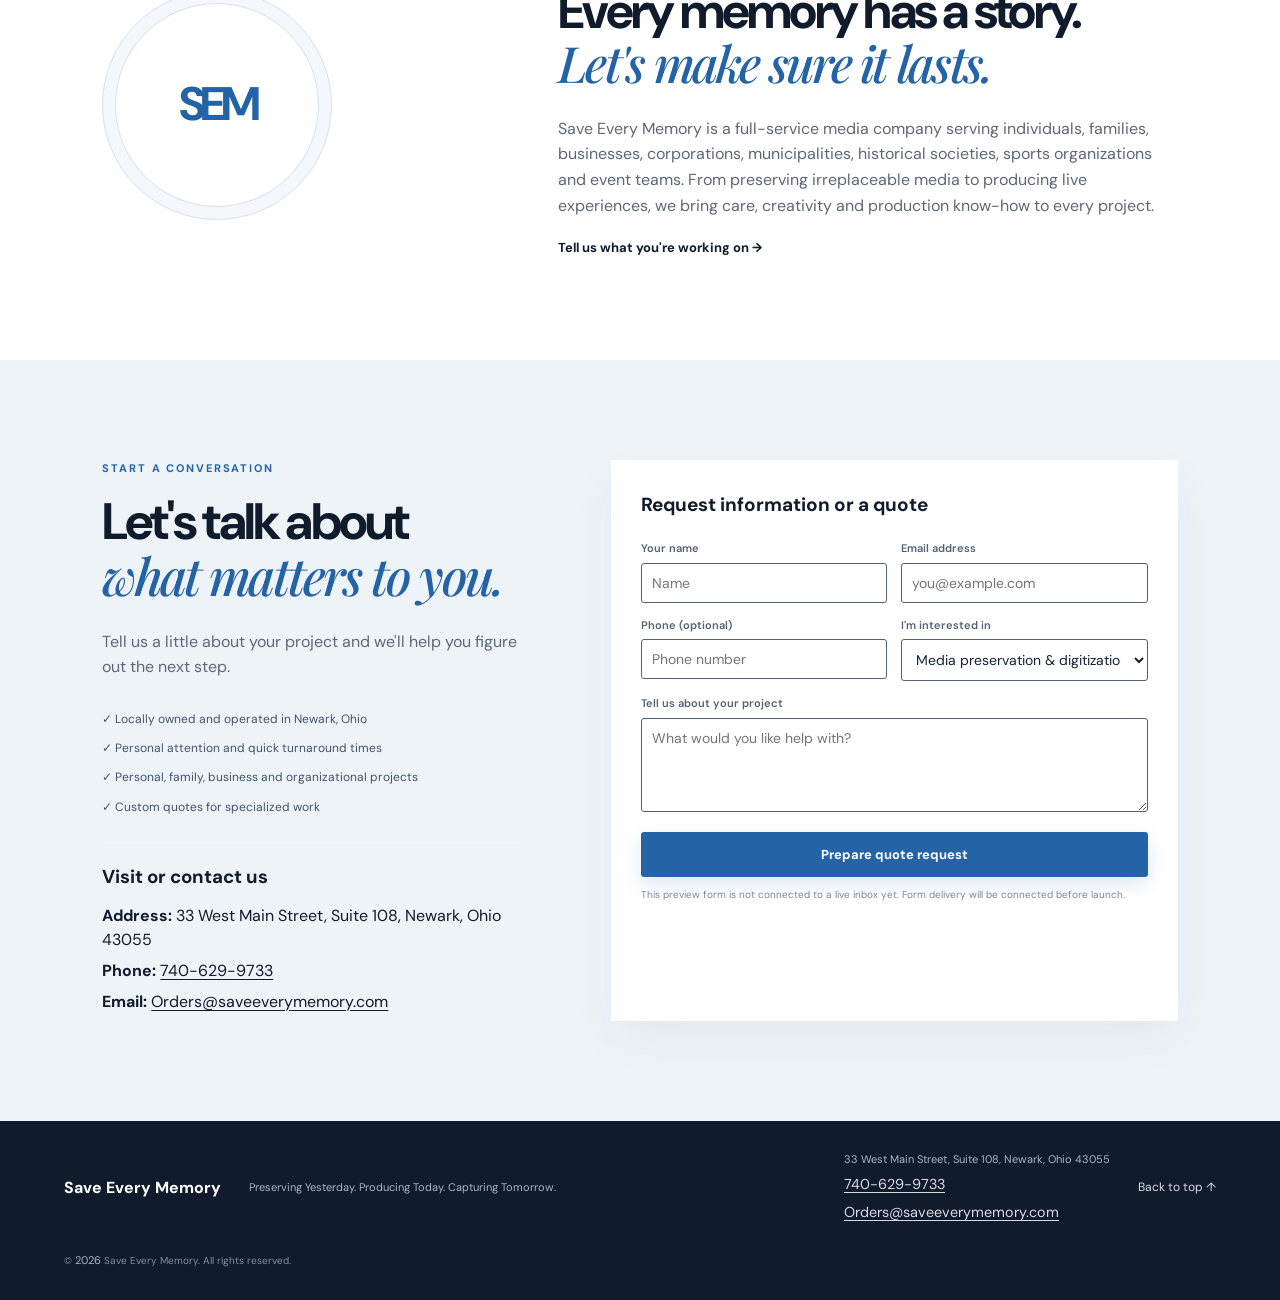
<file: save-every-memory-site 6/index.html>
<!doctype html>
<html lang="en">
<head>
  <meta charset="utf-8">
  <meta name="viewport" content="width=device-width, initial-scale=1">
  <meta name="description" content="Save Every Memory is a local Newark, Ohio business providing media preservation, document digitization, video production and live event services with personal service and quick turnaround.">
  <title>Save Every Memory | Preserve. Produce. Remember.</title>
  <link rel="stylesheet" href="styles.css">

  <style>
    .local-promise{display:flex;flex-direction:column;gap:6px;margin:20px 0 4px;padding:16px 18px;border-left:4px solid #2e75b8;background:rgba(46,117,184,.09);border-radius:0 10px 10px 0}.local-promise strong{font-size:1.04rem}.local-promise span,.document-note{font-size:.9rem;opacity:.88}.local-promise .local-address{font-weight:600;opacity:1}.local-promise a{color:inherit;text-decoration:underline;text-underline-offset:3px}.local-band{display:grid;grid-template-columns:1fr 1fr;gap:36px;align-items:center;background:#f2f6fa}.local-band h2{margin:8px 0 0}.local-band>p{max-width:620px;line-height:1.75}.document-solutions{background:#fff}.document-layout{display:grid;grid-template-columns:1.25fr .75fr;gap:28px;margin-top:28px}.document-copy,.document-audience{padding:28px;border:1px solid #dce5ed;border-radius:16px;background:#fff;box-shadow:0 12px 34px rgba(20,45,70,.06)}.document-copy h3,.document-audience h3{margin-top:0}.document-copy p,.document-audience p{line-height:1.7}.document-copy ul{padding-left:22px;line-height:1.9}.document-note{margin:20px 0}.audience-grid{display:grid;grid-template-columns:1fr 1fr;gap:10px;margin:20px 0}.audience-grid span{padding:12px;border-radius:9px;background:#f1f5f8;font-weight:600;font-size:.92rem}.contact-details{margin-top:26px;padding-top:18px;border-top:1px solid rgba(255,255,255,.22)}.contact-details h3{margin:0 0 12px}.contact-details p{margin:7px 0;line-height:1.5}.contact-details a,.footer-contact a{color:inherit;text-decoration:underline;text-underline-offset:3px}.footer-contact{display:flex;flex-direction:column;gap:5px;font-size:.9rem}.footer-contact span{max-width:320px}@media(max-width:760px){.local-band,.document-layout{grid-template-columns:1fr}.document-copy,.document-audience{padding:21px}.audience-grid{grid-template-columns:1fr 1fr}}
  </style>

</head>
<body>
  <div class="announcement">Preserving Yesterday. Producing Today. Capturing Tomorrow.</div>
  <header class="site-header">
    <a class="brand" href="#home" aria-label="Save Every Memory home">
      <img class="brand-logo" src="assets/save-every-memory-logo.png" alt="Save Every Memory logo">
      <span><strong>Save Every Memory</strong><small>Preserve • Produce • Remember</small></span>
    </a>
    <button class="menu-toggle" aria-label="Toggle navigation" aria-expanded="false">☰</button>
    <nav class="nav">
      <a href="#services">Services</a><a href="#document-solutions">Document Solutions</a><a href="#formats">Media Formats</a><a href="#pricing">Digitization Pricing</a>
      <a href="#work">Our Work</a><a href="#about">About</a>
      <a class="nav-cta" href="#contact">Request a Quote</a>
    </nav>
  </header>

  <main>
    <section class="hero" id="home">
      <div class="hero-copy">
        <p class="eyebrow">Your memories. Your stories. Your moments.</p>
        <h1>Some things are<br><em>too important</em><br>to lose.</h1>
        <p class="hero-lede">From preserving family films and photographs to organizing business records and producing professional video and live events, we help you protect what matters and bring your story to life.</p>
        <div class="local-promise"><strong>Locally owned. Locally operated. Proudly serving Newark, Ohio.</strong><span>Personal attention • Quick turnaround times</span><span class="local-address">Visit us: 33 West Main Street, Suite 108, Newark, Ohio 43055</span><span><a href="tel:+17406299733">Call 740-629-9733</a> · <a href="mailto:Orders@saveeverymemory.com">Email us</a></span></div>
        <div class="hero-actions"><a class="button primary" href="#contact">Let's talk about your project</a><a class="text-link" href="#services">Explore our services <span>→</span></a></div>
        <div class="trust-line"><span>Personal & family projects</span><i></i><span>Business & organizations</span><i></i><span>Local service</span></div>
      </div>
      <div class="hero-art" aria-label="Memories and video production visual">
        <div class="photo photo-main"><div class="photo-label">MEMORIES THAT LAST</div></div>
        <div class="photo photo-small"><span>YOUR STORY<br>MATTERS</span></div>
        <div class="play-mark">▶</div>
        <div class="hero-stamp">PRESERVE<br><b>WHAT MATTERS</b></div>
      </div>
    </section>

    <section class="intro section-pad">
      <p class="eyebrow">One company. Many ways to tell your story.</p>
      <h2>More than media transfer.<br><em>We're here for the whole story.</em></h2>
      <p>Whether you're protecting generations of family memories, organizing business records, sharing your organization's story, broadcasting a sporting event or managing a live production, Save Every Memory brings personal local service and an efficient turnaround to every project.</p>
    </section>

    <section class="services section-pad" id="services">
      <div class="section-heading"><div><p class="eyebrow">What we do</p><h2>Services built around<br><em>what matters most.</em></h2></div><a class="text-link" href="#contact">Have a project in mind? →</a></div>
      <div class="service-grid">
        <article class="service-card"><div class="service-number">01</div><div class="service-icon">▤</div><h3>Media Preservation<br>& Digitization</h3><p>Give aging tapes, film, photographs, slides and important documents a new digital life.</p><a href="#pricing">Explore digitization pricing →</a></article>
        <article class="service-card"><div class="service-number">02</div><div class="service-icon">▶</div><h3>Video Production<br>& Broadcasting</h3><p>Professional video, sports coverage, multi-camera productions, interviews and live streaming.</p><a href="#contact">Discuss a production →</a></article>
        <article class="service-card"><div class="service-number">03</div><div class="service-icon">✳</div><h3>Live Event Management<br>& Production</h3><p>Planning and production support for concerts, conferences, festivals, ceremonies and more.</p><a href="#contact">Plan your event →</a></article>
        <article class="service-card"><div class="service-number">04</div><div class="service-icon">⌂</div><h3>Corporate, Municipal<br>& Historical Services</h3><p>Document management, searchable digital records, archival preservation and media services for businesses, municipalities and historical organizations.</p><a href="#document-solutions">Explore document solutions →</a></article>
      </div>
    </section>


    <section class="local-band section-pad" aria-label="Why choose Save Every Memory">
      <div><span class="eyebrow">A local business you can reach</span><h2>Local service. Personal attention.<br><em>Quick turnaround.</em></h2></div>
      <p>We are proud to serve our community from right here in Newark, Ohio. Work directly with a local business that values your time, your project and the memories or records entrusted to us.</p>
    </section>

    <section class="document-solutions section-pad" id="document-solutions">
      <div class="section-heading"><div><p class="eyebrow">For businesses and organizations</p><h2>Paper files into<br><em>searchable digital records.</em></h2></div><p class="section-note">Your important records deserve more than a filing cabinet. We help turn paper documents into organized digital archives that are easier to search and retrieve.</p></div>
      <div class="document-layout">
        <div class="document-copy"><h3>Document Management & Digital Records Solutions</h3><p>From a one-time digitization project to ongoing records support, we can help your team move from paper-heavy storage to a more accessible digital workflow. We scan, organize, index and help build searchable digital databases so your staff can find the records they need more easily.</p><ul><li>High-volume document scanning and digitization</li><li>OCR processing to make supported scanned documents text-searchable</li><li>Organizing and indexing files into searchable digital databases for easier retrieval</li><li>Digitizing contracts, invoices, case files, historical records and more</li><li>One-time projects or ongoing scanning and indexing services</li></ul><p class="document-note">Available by custom quote. Project scope, file organization and delivery format are discussed before work begins.</p><a class="button primary" href="#contact">Discuss a document project</a></div>
        <div class="document-audience"><h3>Who we can help</h3><div class="audience-grid"><span>Law firms</span><span>Businesses</span><span>Municipalities</span><span>Schools</span><span>Professional offices</span><span>Historical societies</span></div><p>Need help with a large backlog of paper records or a continuing digitization project? Let's talk through what you have and what you need.</p></div>
      </div>
    </section>

    <section class="formats section-pad" id="formats">
      <div class="section-heading"><div><p class="eyebrow">Know what you have</p><h2>Media formats we<br><em>preserve and digitize.</em></h2></div><p class="section-note">Not sure what type of tape, slide or film you have? Compare your media with the examples below, then contact us if you need help identifying it.</p></div>
      <div class="format-grid">
        <article class="format-card"><img src="assets/vhs.webp" alt="VHS videocassette tape"><div><h3>VHS</h3><p>Full-size home video cassettes commonly used in VCRs.</p></div></article>
        <article class="format-card"><img src="assets/vhsc.webp" alt="Compact VHS-C camcorder cassette"><div><h3>VHS-C</h3><p>Smaller camcorder tapes, often used with an adapter for VHS players.</p></div></article>
        <article class="format-card"><img src="assets/hi8.webp" alt="Hi-8 camcorder cassette"><div><h3>Hi-8</h3><p>Compact 8mm-family camcorder tapes, including Hi-8 recordings.</p></div></article>
        <article class="format-card"><img src="assets/minidv.webp" alt="MiniDV digital camcorder cassette"><div><h3>MiniDV</h3><p>Small digital video cassettes used in many late-1990s and 2000s camcorders.</p></div></article>
        <article class="format-card"><img src="assets/slides.webp" alt="35mm photographic slides in slide mounts"><div><h3>35mm Slides</h3><p>Individual mounted transparencies, often viewed in a slide projector.</p></div></article>
        <article class="format-card"><img src="assets/film-negatives.webp" alt="35mm photographic film negatives"><div><h3>35mm Film & Negatives</h3><p>Photographic film strips and negatives ready for scanning.</p></div></article>
      </div>
      <p class="format-note">These photos are visual examples. Tape labels, colors and cassette designs can vary by manufacturer and recording format.</p>
    </section>

    <section class="reel-guide section-pad" id="reel-guide">
      <div class="section-heading"><div><p class="eyebrow">Film reel guide</p><h2>What size is your<br><em>movie film reel?</em></h2></div><p class="section-note">Measure straight across the reel from outer edge to outer edge—not across the center hub. Use this guide to estimate the amount of film you have.</p></div>
      <div class="reel-guide-layout">
        <div class="reel-table-wrap">
          <h3>Regular 8mm & Super 8mm</h3>
          <table class="reel-table"><thead><tr><th>Reel diameter</th><th>Approx. footage</th></tr></thead><tbody>
            <tr><td>3 inches</td><td>50 feet</td></tr><tr><td>4 inches</td><td>100 feet</td></tr><tr><td>5 inches</td><td>200 feet</td></tr><tr><td>6 inches</td><td>300 feet</td></tr><tr><td>7 inches</td><td>400 feet</td></tr>
          </tbody></table>
        </div>
        <div class="reel-table-wrap">
          <h3>16mm Film</h3>
          <table class="reel-table"><thead><tr><th>Reel diameter</th><th>Approx. footage</th></tr></thead><tbody>
            <tr><td>3.5–3.625 inches</td><td>100 feet</td></tr><tr><td>5 inches</td><td>200 feet</td></tr><tr><td>7 inches</td><td>400 feet</td></tr><tr><td>10.5 inches</td><td>800 feet</td></tr><tr><td>12.25 inches</td><td>1,200 feet</td></tr><tr><td>15 inches</td><td>2,000 feet</td></tr>
          </tbody></table>
        </div>
      </div>
      <p class="reel-footnote">These are approximate capacities for full reels. Partially filled reels contain less film, and reel sizes and capacities can vary by reel type and manufacturer. We confirm actual footage when the film is evaluated.</p>
      <a class="button primary" href="#contact">Not sure what size you have? Ask us</a>
    </section>

    <section class="pricing section-pad" id="pricing">
      <div class="section-heading"><div><p class="eyebrow">Straightforward pricing</p><h2>Give your memories<br><em>a digital future.</em></h2></div><p class="section-note">These are our currently published digitization prices. For all other services, contact us for a custom quote.</p></div>
      <div class="price-layout">
        <div class="price-tables">
          <div class="price-group"><h3>Video tape transfers</h3><div class="price-row"><span>VHS / VHS-C</span><b>$19.99 <small>per tape</small></b></div><div class="price-row"><span>Hi-8 / MiniDV</span><b>$24.99 <small>per tape</small></b></div></div>
          <div class="price-group"><h3>Film transfer</h3><div class="price-row"><span>Super 8 / Regular 8 / 16mm</span><b>$0.49 <small>per foot</small></b></div><div class="price-row"><span>Film with sound</span><b>$0.85 <small>per foot</small></b></div></div>
          <div class="price-group"><h3>Photo scanning</h3><div class="tier-row"><span>1–20 photos</span><b>$2.89 each</b></div><div class="tier-row"><span>21–75 photos</span><b>$2.25 each</b></div><div class="tier-row"><span>76–150 photos</span><b>$1.99 each</b></div><div class="tier-row"><span>151–500 photos</span><b>$0.99 each</b></div><div class="tier-row"><span>501+ photos</span><b>$0.55 each</b></div></div>
          <div class="price-group"><h3>35mm slides & negatives</h3><p class="small-note">Slides and negatives share one combined quantity tier.</p><div class="tier-row"><span>1–20 items</span><b>$4.25 each</b></div><div class="tier-row"><span>21–75 items</span><b>$3.99 each</b></div><div class="tier-row"><span>76–150 items</span><b>$3.25 each</b></div><div class="tier-row"><span>151–500 items</span><b>$2.50 each</b></div><div class="tier-row"><span>501+ items</span><b>$1.25 each</b></div></div>
          <div class="drive-note"><strong>Digital delivery:</strong> $17.99 per flash drive, per customer order when needed. Digitized items can be combined on one drive, subject to capacity.</div>
        </div>
        <aside class="calculator">
          <div class="calc-top"><p class="eyebrow">Instant estimate</p><h3>Estimate your order</h3><p>Enter the quantities you have. Slides and negatives count together for tier pricing.</p></div>
          <div class="calc-fields">
            <label>VHS / VHS-C tapes<input type="number" min="0" step="1" value="0" id="vhs"></label>
            <label>Hi-8 / MiniDV tapes<input type="number" min="0" step="1" value="0" id="hi8"></label>
            <label>Silent film (feet)<input type="number" min="0" step="1" value="0" id="silent"></label>
            <label>Film with sound (feet)<input type="number" min="0" step="1" value="0" id="sound"></label>
            <label>Photos<input type="number" min="0" step="1" value="0" id="photos"></label>
            <label>35mm slides<input type="number" min="0" step="1" value="0" id="slides"></label>
            <label>35mm negatives<input type="number" min="0" step="1" value="0" id="negatives"></label>
          </div>
          <label class="check-line"><input type="checkbox" id="drive" checked> Add one flash drive ($17.99)</label>
          <div class="calc-breakdown"><div><span>Services</span><b id="servicesTotal">$0.00</b></div><div><span>Flash drive</span><b id="driveTotal">$17.99</b></div><div><span>Subtotal</span><b id="subtotal">$17.99</b></div><div><span>Sales tax (7.25%)</span><b id="tax">$1.30</b></div><div class="grand-total"><span>Estimated total</span><b id="total">$19.29</b></div></div>
          <p class="calc-disclaimer">Estimate only. Final pricing may be confirmed after we review your media. Sales tax is calculated at the 7.25% rate currently provided.</p>
          <a class="button primary full" href="#contact">Request this estimate</a>
        </aside>
      </div>
      <div class="custom-quote"><span>Need something not listed here?</span><strong>Video production, film developing, document scanning, event production and more are quoted individually.</strong><a href="#contact">Contact us for a custom quote →</a></div>
    </section>

    <section class="work section-pad" id="work">
      <div class="section-heading"><div><p class="eyebrow">Experience in the field</p><h2>Behind the camera.<br><em>And behind the scenes.</em></h2></div><p class="section-note">A portfolio of selected projects and production work will be featured here.</p></div>
      <div class="work-grid"><div class="work-feature"><div class="work-overlay"><span>VIDEO PRODUCTION</span><h3>Stories worth<br>sharing.</h3></div></div><div class="work-side"><div class="work-tile sports"><span>LIVE SPORTS & BROADCAST</span></div><div class="work-tile events"><span>LIVE EVENT PRODUCTION</span></div></div></div>
      <p class="experience-note">Production experience includes V1 video engineering and operation on productions involving Spectrum, ESPN+, COSM, NHL and NCAA. Names are presented as experience credentials, not endorsements or partnerships.</p>
    </section>

    <section class="about section-pad" id="about"><div class="about-mark">SEM</div><div><p class="eyebrow">About Save Every Memory</p><h2>Every memory has a story.<br><em>Let's make sure it lasts.</em></h2><p>Save Every Memory is a full-service media company serving individuals, families, businesses, corporations, municipalities, historical societies, sports organizations and event teams. From preserving irreplaceable media to producing live experiences, we bring care, creativity and production know-how to every project.</p><a class="text-link" href="#contact">Tell us what you're working on →</a></div></section>

    <section class="contact section-pad" id="contact"><div class="contact-copy"><p class="eyebrow">Start a conversation</p><h2>Let's talk about<br><em>what matters to you.</em></h2><p>Tell us a little about your project and we'll help you figure out the next step.</p><div class="contact-points"><span>✓ Locally owned and operated in Newark, Ohio</span><span>✓ Personal attention and quick turnaround times</span><span>✓ Personal, family, business and organizational projects</span><span>✓ Custom quotes for specialized work</span></div>
        <div class="contact-details"><h3>Visit or contact us</h3><p><strong>Address:</strong> 33 West Main Street, Suite 108, Newark, Ohio 43055</p><p><strong>Phone:</strong> <a href="tel:+17406299733">740-629-9733</a></p><p><strong>Email:</strong> <a href="mailto:Orders@saveeverymemory.com">Orders@saveeverymemory.com</a></p></div></div>
      <form class="contact-form" id="quoteForm"><div class="form-heading">Request information or a quote</div><div class="form-grid"><label>Your name<input required name="name" placeholder="Name"></label><label>Email address<input required type="email" name="email" placeholder="you@example.com"></label><label>Phone (optional)<input name="phone" placeholder="Phone number"></label><label>I'm interested in<select name="interest"><option>Media preservation & digitization</option><option>Video production & broadcasting</option><option>Live event management & production</option><option>Corporate, municipal & historical services</option><option>Document management & digital records</option><option>Other / not sure yet</option></select></label><label class="wide">Tell us about your project<textarea required name="message" rows="4" placeholder="What would you like help with?"></textarea></label></div><button class="button primary full" type="submit">Prepare quote request</button><p class="form-hint">This preview form is not connected to a live inbox yet. Form delivery will be connected before launch.</p><div id="formStatus" role="status"></div></form>
    </section>
  </main>
  <footer><a class="footer-brand" href="#home">Save Every Memory</a><span>Preserving Yesterday. Producing Today. Capturing Tomorrow.</span><div class="footer-contact"><span>33 West Main Street, Suite 108, Newark, Ohio 43055</span><a href="tel:+17406299733">740-629-9733</a><a href="mailto:Orders@saveeverymemory.com">Orders@saveeverymemory.com</a></div><a href="#home">Back to top ↑</a><small>© <span id="year"></span> Save Every Memory. All rights reserved.</small></footer>
  <script src="script.js"></script>
</body>
</html>
</file>
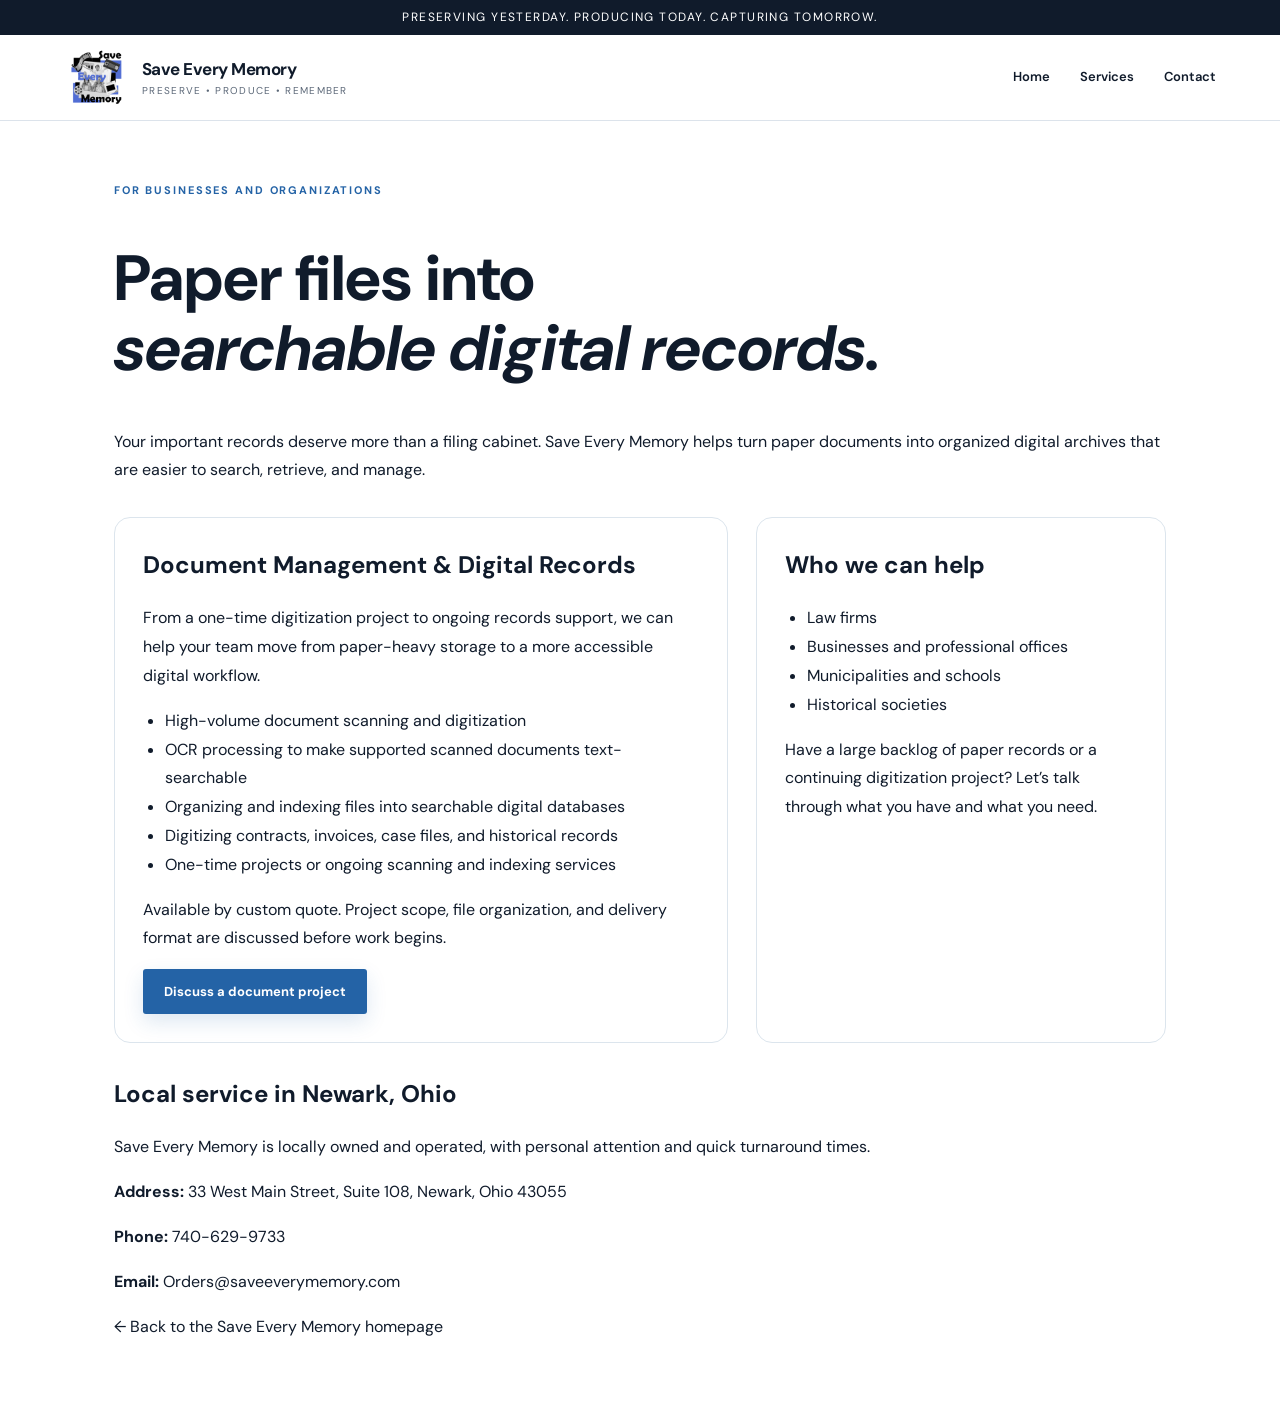
<file: document-solution.html>
<!doctype html>
<html lang="en">
<head>
  <meta charset="utf-8">
  <meta name="viewport" content="width=device-width, initial-scale=1">
  <meta name="description" content="Document scanning, digitization, and searchable digital records for businesses and organizations in Newark, Ohio.">
  <title>Document Solutions | Save Every Memory</title>
  <link rel="stylesheet" href="styles.css">
  <style>
    .document-page{max-width:1100px;margin:0 auto;padding:60px 24px}
    .document-page h1{font-size:clamp(2.3rem,5vw,4rem);line-height:1.1}
    .document-page p,.document-page li{line-height:1.8}
    .document-columns{display:grid;grid-template-columns:1.2fr .8fr;gap:28px;margin:32px 0}
    .document-card{padding:28px;border:1px solid #dce5ed;border-radius:16px;background:#fff}
    .document-card h2{margin-top:0}
    .document-card ul{padding-left:22px}
    .document-contact{margin-top:24px}
    @media(max-width:760px){.document-columns{grid-template-columns:1fr}.document-page{padding:36px 18px}}
  </style>
</head>
<body>
  <div class="announcement">Preserving Yesterday. Producing Today. Capturing Tomorrow.</div>

  <header class="site-header">
    <a class="brand" href="index.html" aria-label="Save Every Memory home">
      <img class="brand-logo" src="save-every-memory-logo.png" alt="Save Every Memory logo">
      <span><strong>Save Every Memory</strong><small>Preserve • Produce • Remember</small></span>
    </a>
    <nav class="nav">
      <a href="index.html">Home</a>
      <a href="index.html#services">Services</a>
      <a href="index.html#contact">Contact</a>
    </nav>
  </header>

  <main class="document-page">
    <p class="eyebrow">For businesses and organizations</p>
    <h1>Paper files into<br><em>searchable digital records.</em></h1>
    <p>Your important records deserve more than a filing cabinet. Save Every Memory helps turn paper documents into organized digital archives that are easier to search, retrieve, and manage.</p>

    <div class="document-columns">
      <section class="document-card">
        <h2>Document Management &amp; Digital Records</h2>
        <p>From a one-time digitization project to ongoing records support, we can help your team move from paper-heavy storage to a more accessible digital workflow.</p>
        <ul>
          <li>High-volume document scanning and digitization</li>
          <li>OCR processing to make supported scanned documents text-searchable</li>
          <li>Organizing and indexing files into searchable digital databases</li>
          <li>Digitizing contracts, invoices, case files, and historical records</li>
          <li>One-time projects or ongoing scanning and indexing services</li>
        </ul>
        <p>Available by custom quote. Project scope, file organization, and delivery format are discussed before work begins.</p>
        <a class="button primary" href="index.html#contact">Discuss a document project</a>
      </section>

      <section class="document-card">
        <h2>Who we can help</h2>
        <ul>
          <li>Law firms</li>
          <li>Businesses and professional offices</li>
          <li>Municipalities and schools</li>
          <li>Historical societies</li>
        </ul>
        <p>Have a large backlog of paper records or a continuing digitization project? Let’s talk through what you have and what you need.</p>
      </section>
    </div>

    <section class="document-contact">
      <h2>Local service in Newark, Ohio</h2>
      <p>Save Every Memory is locally owned and operated, with personal attention and quick turnaround times.</p>
      <p><strong>Address:</strong> 33 West Main Street, Suite 108, Newark, Ohio 43055</p>
      <p><strong>Phone:</strong> <a href="tel:+17406299733">740-629-9733</a></p>
      <p><strong>Email:</strong> <a href="mailto:Orders@saveeverymemory.com">Orders@saveeverymemory.com</a></p>
      <p><a href="index.html">← Back to the Save Every Memory homepage</a></p>
    </section>
  </main>

  <script src="script.js"></script>
</body>
</html>
</file>
<file: styles.css>
@import url('https://fonts.googleapis.com/css2?family=DM+Sans:wght@400;500;600;700&family=Playfair+Display:ital,wght@0,500;0,600;1,500;1,600&display=swap');
:root{--ink:#101b2b;--muted:#5c6878;--blue:#2463a6;--blue2:#eaf2fb;--line:#dce3eb;--paper:#f7f8fa;--white:#fff;--gold:#d7a95b}
*{box-sizing:border-box}html{scroll-behavior:smooth}body{margin:0;color:var(--ink);font-family:'DM Sans',sans-serif;line-height:1.6;background:#fff}a{color:inherit;text-decoration:none}.announcement{background:var(--ink);color:#fff;text-align:center;padding:8px 16px;font-size:12px;letter-spacing:.12em;text-transform:uppercase}.site-header{height:86px;padding:0 max(5vw,24px);display:flex;align-items:center;justify-content:space-between;border-bottom:1px solid var(--line);background:#fff;position:sticky;top:0;z-index:10}.brand{display:flex;align-items:center;gap:12px}.brand strong{display:block;font-size:17px;letter-spacing:-.03em}.brand small{display:block;color:var(--muted);font-size:10px;letter-spacing:.13em;text-transform:uppercase}.brand-logo{width:66px;height:66px;object-fit:contain;display:block;flex:0 0 auto}.nav{display:flex;align-items:center;gap:30px;font-size:13px;font-weight:600}.nav a:not(.nav-cta):hover,.text-link:hover{color:var(--blue)}.nav-cta{background:var(--blue);color:#fff;padding:12px 18px;border-radius:3px}.menu-toggle{display:none;border:0;background:none;font-size:24px}
.hero{min-height:610px;display:grid;grid-template-columns:1fr 1fr;align-items:center;padding:72px max(8vw,32px);gap:6vw;background:linear-gradient(115deg,#f6f8fb 0%,#fff 68%);overflow:hidden}.eyebrow{color:var(--blue);font-size:11px;font-weight:700;letter-spacing:.17em;text-transform:uppercase;margin:0 0 18px}.hero h1,.intro h2,.section-heading h2,.about h2,.contact h2{font-size:clamp(42px,5vw,66px);line-height:1.04;letter-spacing:-.055em;margin:0 0 24px;font-weight:700}.hero h1 em,.intro h2 em,.section-heading h2 em,.about h2 em,.contact h2 em{font-family:'Playfair Display',serif;font-weight:500;color:var(--blue)}.hero-lede{max-width:570px;color:var(--muted);font-size:16px}.hero-actions{display:flex;align-items:center;gap:26px;margin-top:30px}.button{display:inline-flex;justify-content:center;align-items:center;border:0;padding:14px 21px;font:700 13px 'DM Sans';cursor:pointer;border-radius:3px}.primary{background:var(--blue);color:#fff;box-shadow:0 8px 20px #2463a626}.primary:hover{background:#194e88}.text-link{font-weight:700;color:var(--ink);font-size:13px}.text-link span{color:var(--blue)}.trust-line{display:flex;align-items:center;gap:13px;margin-top:46px;color:#758091;font-size:11px}.trust-line i{height:4px;width:4px;border-radius:50%;background:var(--gold)}.hero-art{height:450px;position:relative;max-width:550px;width:100%;justify-self:center}.photo{position:absolute;box-shadow:0 25px 60px #12243b24}.photo-main{width:74%;height:82%;right:4%;top:5%;background:linear-gradient(140deg,#1c3045aa,#1c304533),url('https://images.unsplash.com/photo-1511895426328-dc8714191300?auto=format&fit=crop&w=1100&q=85') center/cover;border-radius:3px}.photo-small{width:44%;height:42%;left:0;bottom:2%;background:linear-gradient(145deg,#1b4260,#132238);border:9px solid white;display:grid;place-content:center;color:#fff;text-align:center;font-family:'Playfair Display';font-size:24px;line-height:1.15;transform:rotate(-5deg)}.photo-label{position:absolute;bottom:25px;left:25px;color:#fff;font-size:10px;letter-spacing:.2em}.play-mark{position:absolute;right:24%;top:39%;width:66px;height:66px;border-radius:50%;background:#fff;color:var(--blue);display:grid;place-content:center;box-shadow:0 8px 35px #0003}.hero-stamp{position:absolute;right:0;bottom:0;background:var(--gold);padding:16px 21px;color:#172335;font-size:10px;letter-spacing:.16em;line-height:1.6;transform:rotate(4deg)}.hero-stamp b{font-size:13px}
.section-pad{padding:100px max(8vw,32px)}.intro{text-align:center;max-width:950px;margin:auto}.intro h2{font-size:clamp(36px,4vw,54px)}.intro>p:last-child{max-width:700px;margin:0 auto;color:var(--muted)}.services{background:var(--paper)}.section-heading{display:flex;align-items:end;justify-content:space-between;gap:30px;margin-bottom:45px}.section-heading h2{font-size:clamp(36px,4vw,52px);margin:0}.section-note{max-width:350px;color:var(--muted);font-size:14px}.service-grid{display:grid;grid-template-columns:repeat(4,1fr);gap:16px}.service-card{background:#fff;padding:28px 25px;min-height:300px;position:relative;border:1px solid #e9edf2;transition:.2s}.service-card:hover{transform:translateY(-5px);box-shadow:0 15px 35px #14263b12}.service-number{position:absolute;right:22px;top:20px;color:#9eabb9;font-size:11px}.service-icon{width:48px;height:48px;border-radius:50%;background:var(--blue2);color:var(--blue);display:grid;place-content:center;font-size:23px;margin-bottom:28px}.service-card h3{font-size:18px;line-height:1.25;margin:0 0 12px}.service-card p{color:var(--muted);font-size:13px;min-height:76px}.service-card a{font-size:12px;color:var(--blue);font-weight:700}
.pricing{background:#fff}.price-layout{display:grid;grid-template-columns:1.1fr .9fr;gap:50px;align-items:start}.price-group{padding:23px 0;border-bottom:1px solid var(--line)}.price-group h3{margin:0 0 13px;font-size:17px}.price-row,.tier-row{display:flex;justify-content:space-between;align-items:center;padding:8px 0;font-size:14px;gap:20px}.price-row b,.tier-row b{white-space:nowrap}.price-row small{font-weight:400;color:var(--muted)}.small-note{font-size:12px;color:var(--muted);margin:-8px 0 7px}.drive-note{margin-top:20px;background:var(--blue2);padding:18px 20px;font-size:13px;color:#27415d}.calculator{background:#101e30;color:#fff;padding:30px;border-radius:4px;box-shadow:0 20px 55px #0b1c3026}.calc-top .eyebrow{color:#9ec8f4;margin-bottom:8px}.calc-top h3{font-size:27px;margin:0}.calc-top p:not(.eyebrow){font-size:12px;color:#b6c2d0;margin:7px 0 20px}.calc-fields{display:grid;grid-template-columns:1fr 1fr;gap:12px}.calc-fields label,.form-grid label{font-size:11px;color:#d2dbe5;font-weight:600}.calc-fields input,.form-grid input,.form-grid select,.form-grid textarea{display:block;width:100%;margin-top:5px;border:1px solid #526174;background:#fff;color:#142236;border-radius:3px;padding:10px;font:14px 'DM Sans';min-width:0}.calc-fields input{padding:9px}.check-line{display:flex;align-items:center;gap:9px;font-size:12px;margin:18px 0}.check-line input{accent-color:#73aeea;width:16px;height:16px}.calc-breakdown{border-top:1px solid #435166;padding-top:13px}.calc-breakdown>div{display:flex;justify-content:space-between;padding:6px 0;font-size:13px;color:#c2cbd6}.calc-breakdown .grand-total{border-top:1px solid #536174;margin-top:7px;padding-top:14px;color:#fff;font-size:16px}.grand-total b{font-size:24px}.calc-disclaimer{font-size:10px;color:#aab7c7;line-height:1.5}.full{width:100%}.custom-quote{margin-top:36px;padding:22px 25px;border:1px solid var(--line);display:flex;align-items:center;gap:20px;flex-wrap:wrap}.custom-quote span{font-size:12px;color:var(--muted)}.custom-quote strong{font-size:13px;flex:1}.custom-quote a{font-size:12px;color:var(--blue);font-weight:700;white-space:nowrap}
.work{background:var(--paper)}.work-grid{display:grid;grid-template-columns:1.2fr .8fr;gap:18px;height:420px}.work-feature,.work-tile{position:relative;background-size:cover;background-position:center;overflow:hidden}.work-feature{background-image:linear-gradient(0deg,#071a2de0,transparent 65%),url('https://images.unsplash.com/photo-1492619375914-88005aa9e8fb?auto=format&fit=crop&w=1300&q=85')}.work-overlay{position:absolute;bottom:34px;left:38px;color:#fff}.work-overlay span,.work-tile span{font-size:10px;letter-spacing:.16em;font-weight:700}.work-overlay h3{font-size:42px;line-height:1.05;margin:10px 0;font-family:'Playfair Display';font-weight:500}.work-side{display:grid;grid-template-rows:1fr 1fr;gap:18px}.work-tile{display:flex;align-items:end;padding:22px;color:#fff}.sports{background-image:linear-gradient(0deg,#071a2de0,transparent 70%),url('https://images.unsplash.com/photo-1461896836934-ffe607ba8211?auto=format&fit=crop&w=900&q=85')}.events{background-image:linear-gradient(0deg,#071a2de0,transparent 70%),url('https://images.unsplash.com/photo-1501386761578-eac5c94b800a?auto=format&fit=crop&w=900&q=85')}.experience-note{font-size:11px;color:var(--muted);margin-top:18px;max-width:850px}
.about{display:grid;grid-template-columns:.55fr 1fr;gap:9vw;align-items:center}.about-mark{width:230px;height:230px;border-radius:50%;border:1px solid #d8e2ed;display:grid;place-content:center;font-size:47px;font-weight:700;color:var(--blue);letter-spacing:-.1em;box-shadow:inset 0 0 0 12px #f4f8fc,inset 0 0 0 13px #d8e2ed}.about h2{font-size:clamp(36px,4vw,50px)}.about p:not(.eyebrow){color:var(--muted);max-width:650px}.contact{background:#eef3f8;display:grid;grid-template-columns:.85fr 1.15fr;gap:7vw}.contact h2{font-size:clamp(38px,4vw,54px)}.contact-copy>p:not(.eyebrow){color:var(--muted);max-width:420px}.contact-points{display:grid;gap:10px;margin-top:30px;font-size:12px;color:#40536a}.contact-form{background:#fff;padding:30px;box-shadow:0 18px 45px #1c38500d}.form-heading{font-size:19px;font-weight:700;margin-bottom:20px}.form-grid{display:grid;grid-template-columns:1fr 1fr;gap:14px}.form-grid label{color:#526174}.form-grid .wide{grid-column:1/-1}.form-grid textarea{resize:vertical}.contact-form button{margin-top:20px}.form-hint{font-size:10px;color:#7d8896}#formStatus{font-size:12px;color:var(--blue);margin-top:10px}footer{background:#101b2b;color:#d5dde6;padding:30px max(5vw,24px);display:flex;align-items:center;gap:28px;flex-wrap:wrap}footer .footer-brand{font-weight:700;color:#fff}footer span{font-size:11px;color:#aab7c7;flex:1}footer>a:nth-of-type(2){font-size:12px}footer small{width:100%;font-size:10px;color:#8290a0}
@media(max-width:950px){.nav{gap:15px}.hero{padding-left:6vw;padding-right:6vw}.service-grid{grid-template-columns:repeat(2,1fr)}.price-layout{grid-template-columns:1fr 1fr;gap:25px}.section-pad{padding:75px 6vw}}
@media(max-width:700px){.site-header{height:72px}.menu-toggle{display:block}.nav{display:none;position:absolute;top:72px;left:0;right:0;background:#fff;padding:20px 26px;box-shadow:0 15px 25px #14263b18;flex-direction:column;align-items:stretch}.nav.open{display:flex}.nav-cta{text-align:center}.hero{grid-template-columns:1fr;padding:58px 7vw 50px;gap:20px}.hero-art{height:330px;width:100%}.hero h1{font-size:49px}.hero-actions{align-items:flex-start;flex-direction:column;gap:15px}.trust-line{margin-top:27px;flex-wrap:wrap}.section-pad{padding:65px 7vw}.section-heading{display:block}.section-note{margin-top:18px}.service-grid{grid-template-columns:1fr}.service-card{min-height:0}.service-card p{min-height:0}.price-layout{grid-template-columns:1fr}.calculator{padding:24px}.work-grid{height:auto;grid-template-columns:1fr}.work-feature{height:300px}.work-side{grid-template-columns:1fr 1fr;grid-template-rows:180px}.about{grid-template-columns:1fr;gap:35px}.about-mark{width:150px;height:150px;font-size:34px}.contact{grid-template-columns:1fr;gap:35px}.form-grid{grid-template-columns:1fr}.form-grid .wide{grid-column:auto}.custom-quote{align-items:flex-start;flex-direction:column;gap:8px}.custom-quote strong{flex:none}.custom-quote a{white-space:normal}footer{gap:12px;flex-direction:column;align-items:flex-start}footer span{flex:none}}


/* Media format gallery and film reel guide */
.formats{background:#f5f7fa}
.format-grid{display:grid;grid-template-columns:repeat(3,1fr);gap:18px}
.format-card{background:#fff;border:1px solid #e5eaf0;overflow:hidden;box-shadow:0 8px 24px #152b4208}
.format-card img{display:block;width:100%;aspect-ratio:4/3;object-fit:cover;background:#e9edf2}
.format-card>div{padding:18px 20px 20px}
.format-card h3{margin:0 0 6px;font-size:18px}
.format-card p{margin:0;color:var(--muted);font-size:13px}
.format-note,.reel-footnote{font-size:11px;line-height:1.6;color:var(--muted);margin:18px 0 0}
.reel-guide{background:#fff}
.reel-guide-layout{display:grid;grid-template-columns:1fr 1fr;gap:28px;align-items:start}
.reel-table-wrap{border:1px solid var(--line);padding:22px;background:#fff}
.reel-table-wrap h3{font-size:18px;margin:0 0 14px}
.reel-table{width:100%;border-collapse:collapse;font-size:13px;text-align:left}
.reel-table th{background:#edf3f9;color:#243b55;font-size:11px;text-transform:uppercase;letter-spacing:.04em}
.reel-table th,.reel-table td{padding:11px 10px;border-bottom:1px solid var(--line)}
.reel-table tr:last-child td{border-bottom:0}
.reel-guide>.button{margin-top:22px}
@media(max-width:850px){.format-grid{grid-template-columns:repeat(2,1fr)}.reel-guide-layout{grid-template-columns:1fr}}
@media(max-width:520px){.format-grid{grid-template-columns:1fr}.reel-table-wrap{padding:14px}.reel-table{font-size:11px}.reel-table th,.reel-table td{padding:9px 6px}}
</file>
<file: save-every-memory-site 6/styles.css>
@import url('https://fonts.googleapis.com/css2?family=DM+Sans:wght@400;500;600;700&family=Playfair+Display:ital,wght@0,500;0,600;1,500;1,600&display=swap');
:root{--ink:#101b2b;--muted:#5c6878;--blue:#2463a6;--blue2:#eaf2fb;--line:#dce3eb;--paper:#f7f8fa;--white:#fff;--gold:#d7a95b}
*{box-sizing:border-box}html{scroll-behavior:smooth}body{margin:0;color:var(--ink);font-family:'DM Sans',sans-serif;line-height:1.6;background:#fff}a{color:inherit;text-decoration:none}.announcement{background:var(--ink);color:#fff;text-align:center;padding:8px 16px;font-size:12px;letter-spacing:.12em;text-transform:uppercase}.site-header{height:86px;padding:0 max(5vw,24px);display:flex;align-items:center;justify-content:space-between;border-bottom:1px solid var(--line);background:#fff;position:sticky;top:0;z-index:10}.brand{display:flex;align-items:center;gap:12px}.brand strong{display:block;font-size:17px;letter-spacing:-.03em}.brand small{display:block;color:var(--muted);font-size:10px;letter-spacing:.13em;text-transform:uppercase}.brand-logo{width:66px;height:66px;object-fit:contain;display:block;flex:0 0 auto}.nav{display:flex;align-items:center;gap:30px;font-size:13px;font-weight:600}.nav a:not(.nav-cta):hover,.text-link:hover{color:var(--blue)}.nav-cta{background:var(--blue);color:#fff;padding:12px 18px;border-radius:3px}.menu-toggle{display:none;border:0;background:none;font-size:24px}
.hero{min-height:610px;display:grid;grid-template-columns:1fr 1fr;align-items:center;padding:72px max(8vw,32px);gap:6vw;background:linear-gradient(115deg,#f6f8fb 0%,#fff 68%);overflow:hidden}.eyebrow{color:var(--blue);font-size:11px;font-weight:700;letter-spacing:.17em;text-transform:uppercase;margin:0 0 18px}.hero h1,.intro h2,.section-heading h2,.about h2,.contact h2{font-size:clamp(42px,5vw,66px);line-height:1.04;letter-spacing:-.055em;margin:0 0 24px;font-weight:700}.hero h1 em,.intro h2 em,.section-heading h2 em,.about h2 em,.contact h2 em{font-family:'Playfair Display',serif;font-weight:500;color:var(--blue)}.hero-lede{max-width:570px;color:var(--muted);font-size:16px}.hero-actions{display:flex;align-items:center;gap:26px;margin-top:30px}.button{display:inline-flex;justify-content:center;align-items:center;border:0;padding:14px 21px;font:700 13px 'DM Sans';cursor:pointer;border-radius:3px}.primary{background:var(--blue);color:#fff;box-shadow:0 8px 20px #2463a626}.primary:hover{background:#194e88}.text-link{font-weight:700;color:var(--ink);font-size:13px}.text-link span{color:var(--blue)}.trust-line{display:flex;align-items:center;gap:13px;margin-top:46px;color:#758091;font-size:11px}.trust-line i{height:4px;width:4px;border-radius:50%;background:var(--gold)}.hero-art{height:450px;position:relative;max-width:550px;width:100%;justify-self:center}.photo{position:absolute;box-shadow:0 25px 60px #12243b24}.photo-main{width:74%;height:82%;right:4%;top:5%;background:linear-gradient(140deg,#1c3045aa,#1c304533),url('https://images.unsplash.com/photo-1511895426328-dc8714191300?auto=format&fit=crop&w=1100&q=85') center/cover;border-radius:3px}.photo-small{width:44%;height:42%;left:0;bottom:2%;background:linear-gradient(145deg,#1b4260,#132238);border:9px solid white;display:grid;place-content:center;color:#fff;text-align:center;font-family:'Playfair Display';font-size:24px;line-height:1.15;transform:rotate(-5deg)}.photo-label{position:absolute;bottom:25px;left:25px;color:#fff;font-size:10px;letter-spacing:.2em}.play-mark{position:absolute;right:24%;top:39%;width:66px;height:66px;border-radius:50%;background:#fff;color:var(--blue);display:grid;place-content:center;box-shadow:0 8px 35px #0003}.hero-stamp{position:absolute;right:0;bottom:0;background:var(--gold);padding:16px 21px;color:#172335;font-size:10px;letter-spacing:.16em;line-height:1.6;transform:rotate(4deg)}.hero-stamp b{font-size:13px}
.section-pad{padding:100px max(8vw,32px)}.intro{text-align:center;max-width:950px;margin:auto}.intro h2{font-size:clamp(36px,4vw,54px)}.intro>p:last-child{max-width:700px;margin:0 auto;color:var(--muted)}.services{background:var(--paper)}.section-heading{display:flex;align-items:end;justify-content:space-between;gap:30px;margin-bottom:45px}.section-heading h2{font-size:clamp(36px,4vw,52px);margin:0}.section-note{max-width:350px;color:var(--muted);font-size:14px}.service-grid{display:grid;grid-template-columns:repeat(4,1fr);gap:16px}.service-card{background:#fff;padding:28px 25px;min-height:300px;position:relative;border:1px solid #e9edf2;transition:.2s}.service-card:hover{transform:translateY(-5px);box-shadow:0 15px 35px #14263b12}.service-number{position:absolute;right:22px;top:20px;color:#9eabb9;font-size:11px}.service-icon{width:48px;height:48px;border-radius:50%;background:var(--blue2);color:var(--blue);display:grid;place-content:center;font-size:23px;margin-bottom:28px}.service-card h3{font-size:18px;line-height:1.25;margin:0 0 12px}.service-card p{color:var(--muted);font-size:13px;min-height:76px}.service-card a{font-size:12px;color:var(--blue);font-weight:700}
.pricing{background:#fff}.price-layout{display:grid;grid-template-columns:1.1fr .9fr;gap:50px;align-items:start}.price-group{padding:23px 0;border-bottom:1px solid var(--line)}.price-group h3{margin:0 0 13px;font-size:17px}.price-row,.tier-row{display:flex;justify-content:space-between;align-items:center;padding:8px 0;font-size:14px;gap:20px}.price-row b,.tier-row b{white-space:nowrap}.price-row small{font-weight:400;color:var(--muted)}.small-note{font-size:12px;color:var(--muted);margin:-8px 0 7px}.drive-note{margin-top:20px;background:var(--blue2);padding:18px 20px;font-size:13px;color:#27415d}.calculator{background:#101e30;color:#fff;padding:30px;border-radius:4px;box-shadow:0 20px 55px #0b1c3026}.calc-top .eyebrow{color:#9ec8f4;margin-bottom:8px}.calc-top h3{font-size:27px;margin:0}.calc-top p:not(.eyebrow){font-size:12px;color:#b6c2d0;margin:7px 0 20px}.calc-fields{display:grid;grid-template-columns:1fr 1fr;gap:12px}.calc-fields label,.form-grid label{font-size:11px;color:#d2dbe5;font-weight:600}.calc-fields input,.form-grid input,.form-grid select,.form-grid textarea{display:block;width:100%;margin-top:5px;border:1px solid #526174;background:#fff;color:#142236;border-radius:3px;padding:10px;font:14px 'DM Sans';min-width:0}.calc-fields input{padding:9px}.check-line{display:flex;align-items:center;gap:9px;font-size:12px;margin:18px 0}.check-line input{accent-color:#73aeea;width:16px;height:16px}.calc-breakdown{border-top:1px solid #435166;padding-top:13px}.calc-breakdown>div{display:flex;justify-content:space-between;padding:6px 0;font-size:13px;color:#c2cbd6}.calc-breakdown .grand-total{border-top:1px solid #536174;margin-top:7px;padding-top:14px;color:#fff;font-size:16px}.grand-total b{font-size:24px}.calc-disclaimer{font-size:10px;color:#aab7c7;line-height:1.5}.full{width:100%}.custom-quote{margin-top:36px;padding:22px 25px;border:1px solid var(--line);display:flex;align-items:center;gap:20px;flex-wrap:wrap}.custom-quote span{font-size:12px;color:var(--muted)}.custom-quote strong{font-size:13px;flex:1}.custom-quote a{font-size:12px;color:var(--blue);font-weight:700;white-space:nowrap}
.work{background:var(--paper)}.work-grid{display:grid;grid-template-columns:1.2fr .8fr;gap:18px;height:420px}.work-feature,.work-tile{position:relative;background-size:cover;background-position:center;overflow:hidden}.work-feature{background-image:linear-gradient(0deg,#071a2de0,transparent 65%),url('https://images.unsplash.com/photo-1492619375914-88005aa9e8fb?auto=format&fit=crop&w=1300&q=85')}.work-overlay{position:absolute;bottom:34px;left:38px;color:#fff}.work-overlay span,.work-tile span{font-size:10px;letter-spacing:.16em;font-weight:700}.work-overlay h3{font-size:42px;line-height:1.05;margin:10px 0;font-family:'Playfair Display';font-weight:500}.work-side{display:grid;grid-template-rows:1fr 1fr;gap:18px}.work-tile{display:flex;align-items:end;padding:22px;color:#fff}.sports{background-image:linear-gradient(0deg,#071a2de0,transparent 70%),url('https://images.unsplash.com/photo-1461896836934-ffe607ba8211?auto=format&fit=crop&w=900&q=85')}.events{background-image:linear-gradient(0deg,#071a2de0,transparent 70%),url('https://images.unsplash.com/photo-1501386761578-eac5c94b800a?auto=format&fit=crop&w=900&q=85')}.experience-note{font-size:11px;color:var(--muted);margin-top:18px;max-width:850px}
.about{display:grid;grid-template-columns:.55fr 1fr;gap:9vw;align-items:center}.about-mark{width:230px;height:230px;border-radius:50%;border:1px solid #d8e2ed;display:grid;place-content:center;font-size:47px;font-weight:700;color:var(--blue);letter-spacing:-.1em;box-shadow:inset 0 0 0 12px #f4f8fc,inset 0 0 0 13px #d8e2ed}.about h2{font-size:clamp(36px,4vw,50px)}.about p:not(.eyebrow){color:var(--muted);max-width:650px}.contact{background:#eef3f8;display:grid;grid-template-columns:.85fr 1.15fr;gap:7vw}.contact h2{font-size:clamp(38px,4vw,54px)}.contact-copy>p:not(.eyebrow){color:var(--muted);max-width:420px}.contact-points{display:grid;gap:10px;margin-top:30px;font-size:12px;color:#40536a}.contact-form{background:#fff;padding:30px;box-shadow:0 18px 45px #1c38500d}.form-heading{font-size:19px;font-weight:700;margin-bottom:20px}.form-grid{display:grid;grid-template-columns:1fr 1fr;gap:14px}.form-grid label{color:#526174}.form-grid .wide{grid-column:1/-1}.form-grid textarea{resize:vertical}.contact-form button{margin-top:20px}.form-hint{font-size:10px;color:#7d8896}#formStatus{font-size:12px;color:var(--blue);margin-top:10px}footer{background:#101b2b;color:#d5dde6;padding:30px max(5vw,24px);display:flex;align-items:center;gap:28px;flex-wrap:wrap}footer .footer-brand{font-weight:700;color:#fff}footer span{font-size:11px;color:#aab7c7;flex:1}footer>a:nth-of-type(2){font-size:12px}footer small{width:100%;font-size:10px;color:#8290a0}
@media(max-width:950px){.nav{gap:15px}.hero{padding-left:6vw;padding-right:6vw}.service-grid{grid-template-columns:repeat(2,1fr)}.price-layout{grid-template-columns:1fr 1fr;gap:25px}.section-pad{padding:75px 6vw}}
@media(max-width:700px){.site-header{height:72px}.menu-toggle{display:block}.nav{display:none;position:absolute;top:72px;left:0;right:0;background:#fff;padding:20px 26px;box-shadow:0 15px 25px #14263b18;flex-direction:column;align-items:stretch}.nav.open{display:flex}.nav-cta{text-align:center}.hero{grid-template-columns:1fr;padding:58px 7vw 50px;gap:20px}.hero-art{height:330px;width:100%}.hero h1{font-size:49px}.hero-actions{align-items:flex-start;flex-direction:column;gap:15px}.trust-line{margin-top:27px;flex-wrap:wrap}.section-pad{padding:65px 7vw}.section-heading{display:block}.section-note{margin-top:18px}.service-grid{grid-template-columns:1fr}.service-card{min-height:0}.service-card p{min-height:0}.price-layout{grid-template-columns:1fr}.calculator{padding:24px}.work-grid{height:auto;grid-template-columns:1fr}.work-feature{height:300px}.work-side{grid-template-columns:1fr 1fr;grid-template-rows:180px}.about{grid-template-columns:1fr;gap:35px}.about-mark{width:150px;height:150px;font-size:34px}.contact{grid-template-columns:1fr;gap:35px}.form-grid{grid-template-columns:1fr}.form-grid .wide{grid-column:auto}.custom-quote{align-items:flex-start;flex-direction:column;gap:8px}.custom-quote strong{flex:none}.custom-quote a{white-space:normal}footer{gap:12px;flex-direction:column;align-items:flex-start}footer span{flex:none}}


/* Media format gallery and film reel guide */
.formats{background:#f5f7fa}
.format-grid{display:grid;grid-template-columns:repeat(3,1fr);gap:18px}
.format-card{background:#fff;border:1px solid #e5eaf0;overflow:hidden;box-shadow:0 8px 24px #152b4208}
.format-card img{display:block;width:100%;aspect-ratio:4/3;object-fit:cover;background:#e9edf2}
.format-card>div{padding:18px 20px 20px}
.format-card h3{margin:0 0 6px;font-size:18px}
.format-card p{margin:0;color:var(--muted);font-size:13px}
.format-note,.reel-footnote{font-size:11px;line-height:1.6;color:var(--muted);margin:18px 0 0}
.reel-guide{background:#fff}
.reel-guide-layout{display:grid;grid-template-columns:1fr 1fr;gap:28px;align-items:start}
.reel-table-wrap{border:1px solid var(--line);padding:22px;background:#fff}
.reel-table-wrap h3{font-size:18px;margin:0 0 14px}
.reel-table{width:100%;border-collapse:collapse;font-size:13px;text-align:left}
.reel-table th{background:#edf3f9;color:#243b55;font-size:11px;text-transform:uppercase;letter-spacing:.04em}
.reel-table th,.reel-table td{padding:11px 10px;border-bottom:1px solid var(--line)}
.reel-table tr:last-child td{border-bottom:0}
.reel-guide>.button{margin-top:22px}
@media(max-width:850px){.format-grid{grid-template-columns:repeat(2,1fr)}.reel-guide-layout{grid-template-columns:1fr}}
@media(max-width:520px){.format-grid{grid-template-columns:1fr}.reel-table-wrap{padding:14px}.reel-table{font-size:11px}.reel-table th,.reel-table td{padding:9px 6px}}
</file>
